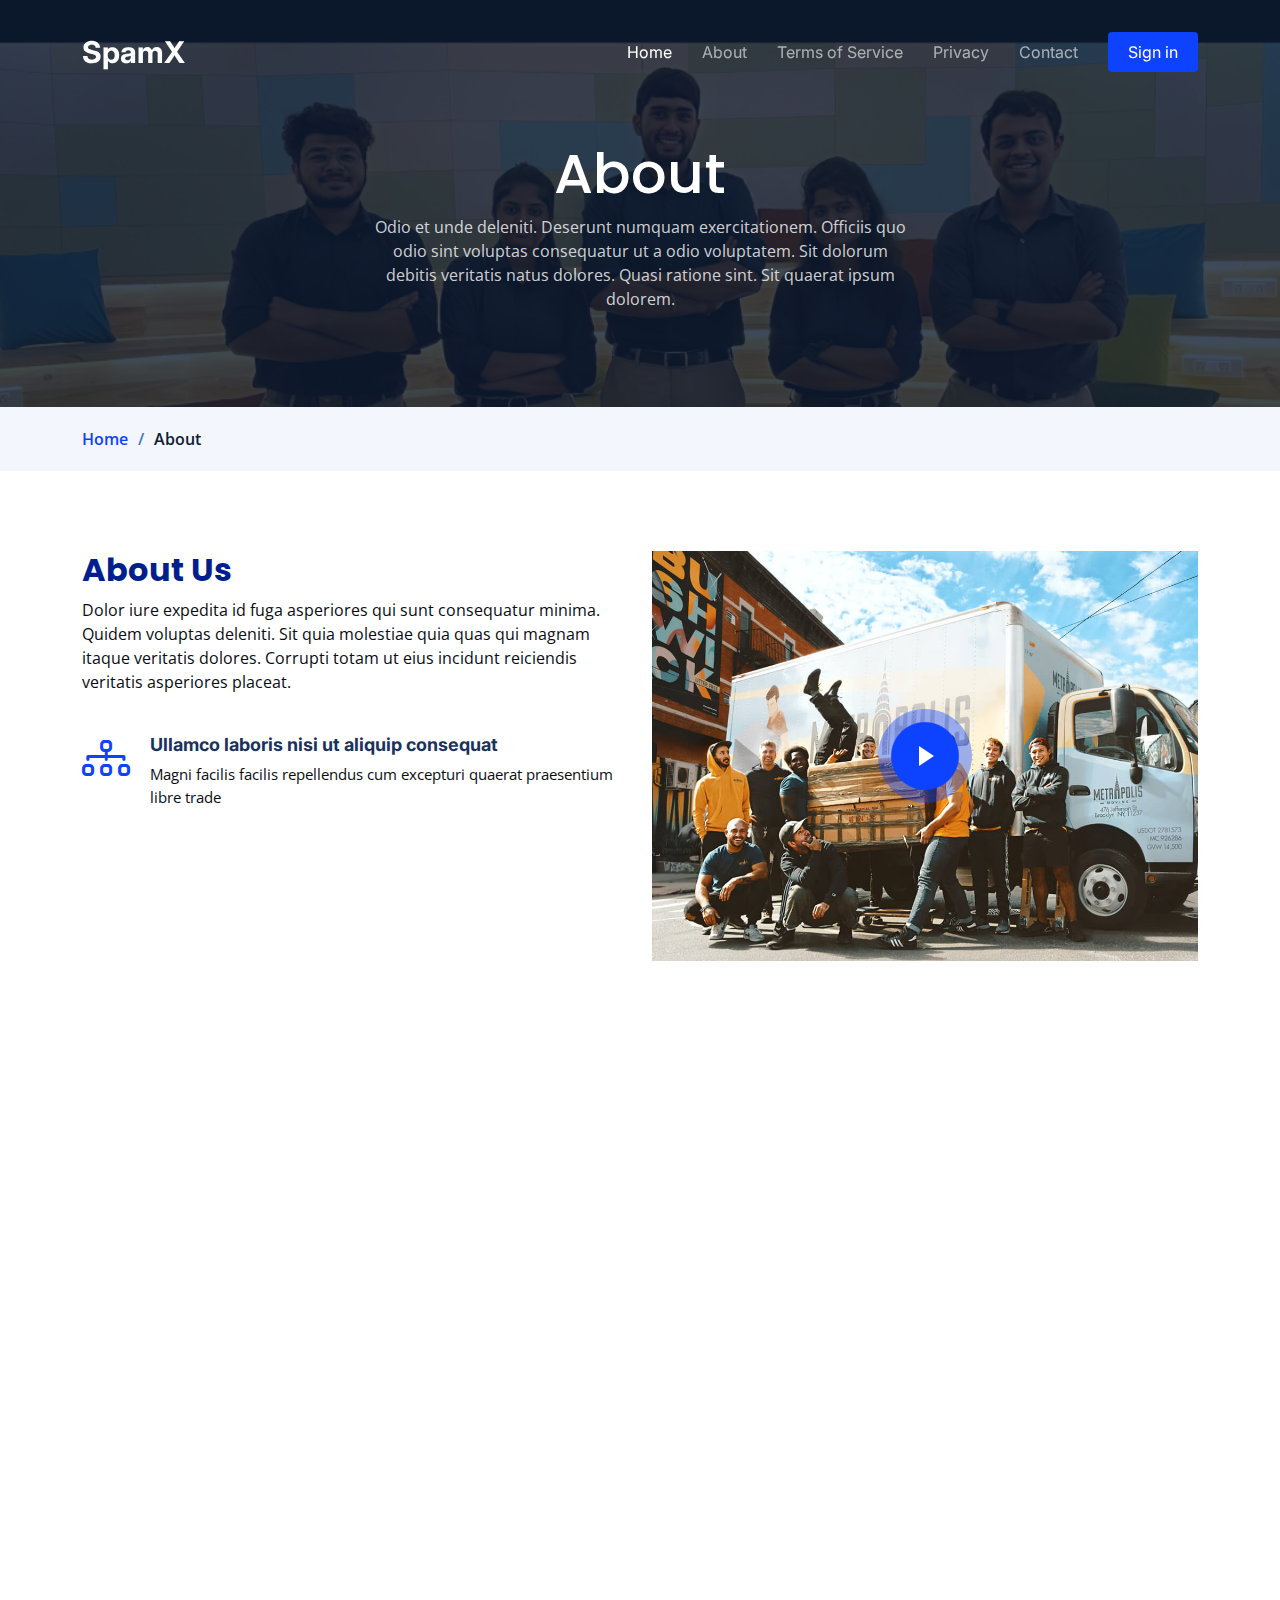
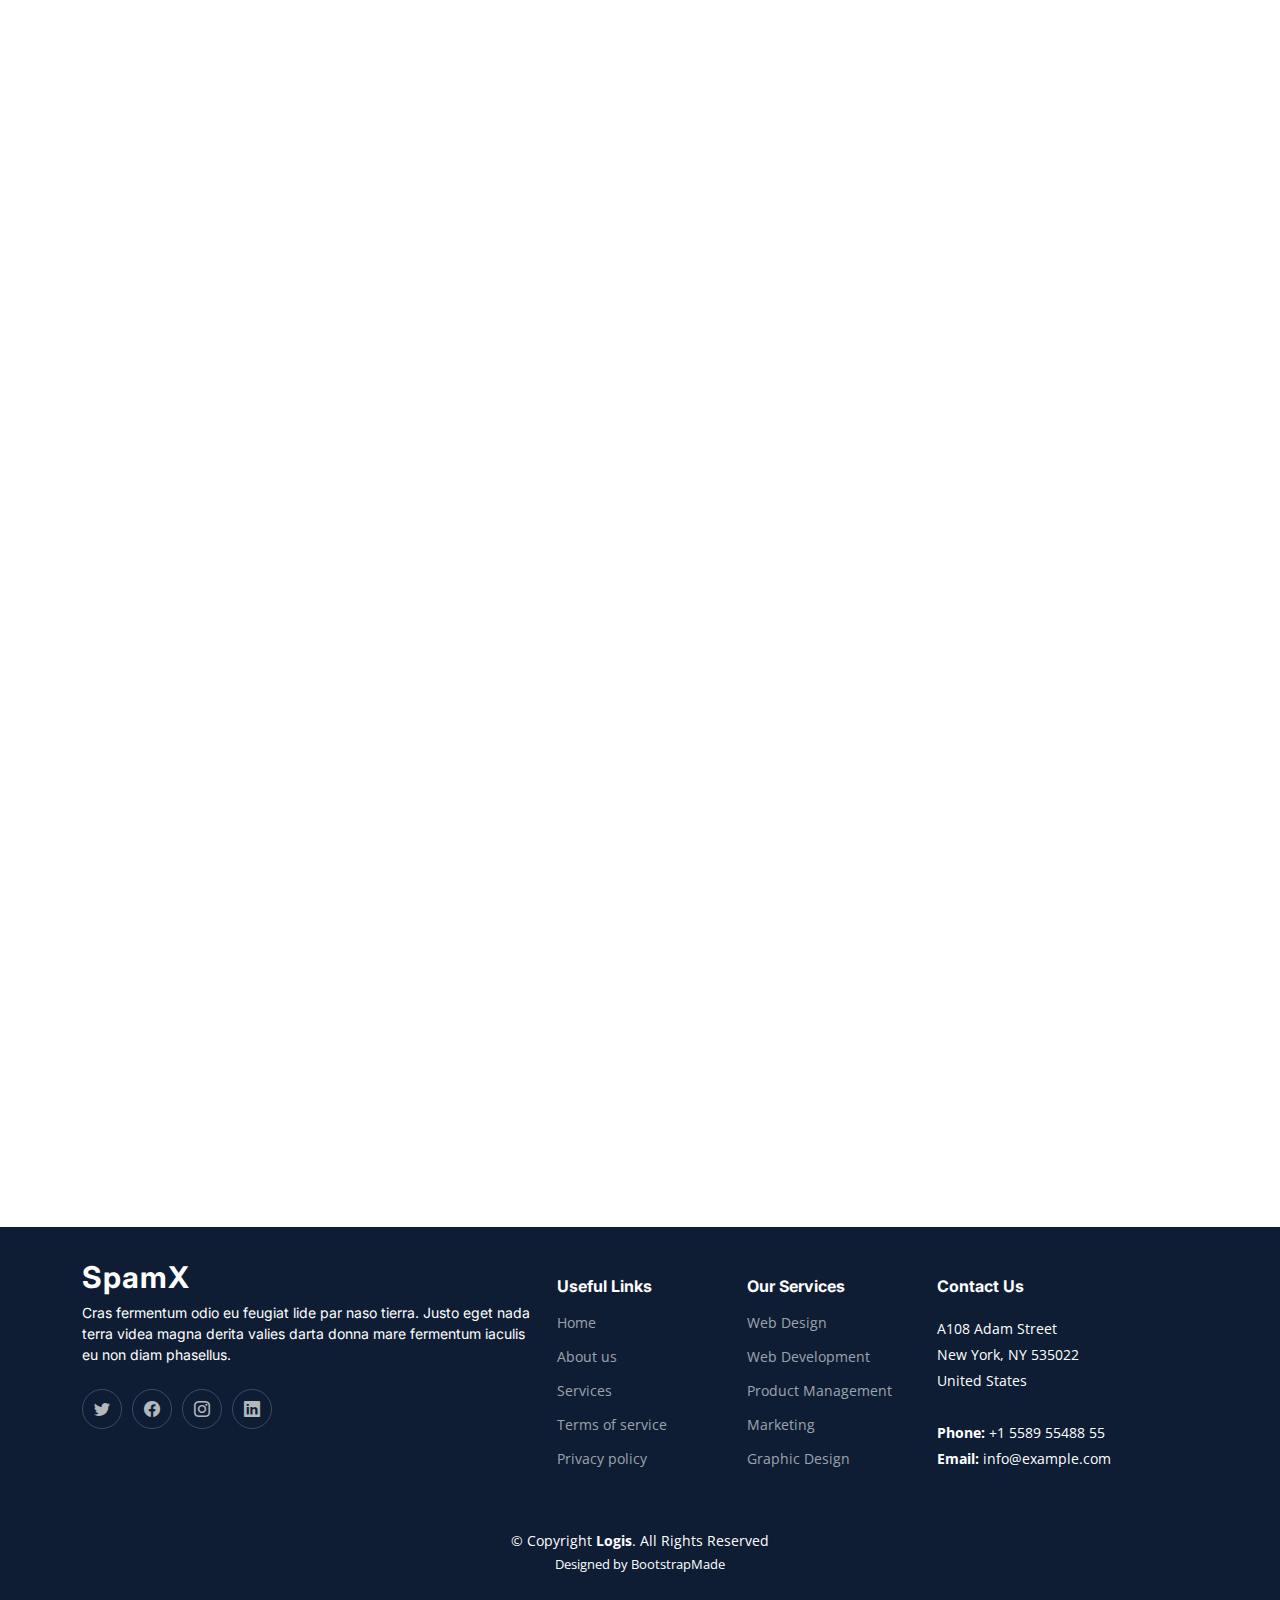
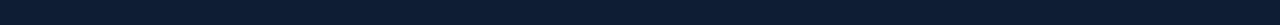
<file: about.html>
<!DOCTYPE html>
<html lang="en">

<head>
  <meta charset="utf-8">
  <meta content="width=device-width, initial-scale=1.0" name="viewport">

  <title>Logis Bootstrap Template - Services</title>
  <meta content="" name="description">
  <meta content="" name="keywords">

  <!-- Favicons -->
  <link href="assets/img/favicon.png" rel="icon">
  <link href="assets/img/apple-touch-icon.png" rel="apple-touch-icon">

  <!-- Google Fonts -->
  <link rel="preconnect" href="https://fonts.googleapis.com">
  <link rel="preconnect" href="https://fonts.gstatic.com" crossorigin>
  <link href="https://fonts.googleapis.com/css2?family=Open+Sans:ital,wght@0,300;0,400;0,500;0,600;0,700;1,300;1,400;1,600;1,700&family=Poppins:ital,wght@0,300;0,400;0,500;0,600;0,700;1,300;1,400;1,500;1,600;1,700&family=Inter:ital,wght@0,300;0,400;0,500;0,600;0,700;1,300;1,400;1,500;1,600;1,700&display=swap" rel="stylesheet">

  <!-- Vendor CSS Files -->
  <link href="assets/vendor/bootstrap/css/bootstrap.min.css" rel="stylesheet">
  <link href="assets/vendor/bootstrap-icons/bootstrap-icons.css" rel="stylesheet">
  <link href="assets/vendor/fontawesome-free/css/all.min.css" rel="stylesheet">
  <link href="assets/vendor/glightbox/css/glightbox.min.css" rel="stylesheet">
  <link href="assets/vendor/swiper/swiper-bundle.min.css" rel="stylesheet">
  <link href="assets/vendor/aos/aos.css" rel="stylesheet">

  <!-- Template Main CSS File -->
  <link href="assets/css/main.css" rel="stylesheet">

  <!-- =======================================================
  * Template Name: Logis
  * Updated: May 30 2023 with Bootstrap v5.3.0
  * Template URL: https://bootstrapmade.com/logis-bootstrap-logistics-website-template/
  * Author: BootstrapMade.com
  * License: https://bootstrapmade.com/license/
  ======================================================== -->
</head>

<body>
<!-- ======= Header ======= -->
<header id="header" class="header d-flex align-items-center fixed-top">
    <div class="container-fluid container-xl d-flex align-items-center justify-content-between">

      <a href="index.html" class="logo d-flex align-items-center">
        <!-- Uncomment the line below if you also wish to use an image logo -->
        <!-- <img src="assets/img/logo.png" alt=""> -->
        <h1>SpamX</h1>
      </a>

      <i class="mobile-nav-toggle mobile-nav-show bi bi-list"></i>
      <i class="mobile-nav-toggle mobile-nav-hide d-none bi bi-x"></i>
      <nav id="navbar" class="navbar">
        <ul>
          <li><a href="index.html" class="active">Home</a></li>
          <li><a href="about.html">About</a></li>
          <li><a href="services.html">Terms of Service</a></li>
          <li><a href="pricing.html">Privacy</a></li>
          <li><a href="contact.html">Contact</a></li>
          <li><a class="get-a-quote" href="get-a-quote.html">Sign in</a></li> <!--Here Sign in is actually get a quote-->
        </ul>
      </nav><!-- .navbar -->

    </div>
  </header><!-- End Header -->
  <!-- End Header -->


  <main id="main">

    <!-- ======= Breadcrumbs ======= -->
    <div class="breadcrumbs">
      <div class="page-header d-flex align-items-center" style="background-image: url('assets/img/arishti team photo 1.png');">
        <div class="container position-relative">
          <div class="row d-flex justify-content-center">
            <div class="col-lg-6 text-center">
              <h2>About</h2>
              <p>Odio et unde deleniti. Deserunt numquam exercitationem. Officiis quo odio sint voluptas consequatur ut a odio voluptatem. Sit dolorum debitis veritatis natus dolores. Quasi ratione sint. Sit quaerat ipsum dolorem.</p>
            </div>
          </div>
        </div>
      </div>
      <nav>
        <div class="container">
          <ol>
            <li><a href="index.html">Home</a></li>
            <li>About</li>
          </ol>
        </div>
      </nav>
    </div><!-- End Breadcrumbs -->

    <!-- ======= About Us Section ======= -->
    <section id="about" class="about">
      <div class="container" data-aos="fade-up">

        <div class="row gy-4">
          <div class="col-lg-6 position-relative align-self-start order-lg-last order-first">
            <img src="assets/img/about.jpg" class="img-fluid" alt="">
            <a href="https://youtu.be/W9D1ErvNZJ0" class="glightbox play-btn"></a>
          </div>
          <div class="col-lg-6 content order-last  order-lg-first">
            <h3>About Us</h3>
            <p>
              Dolor iure expedita id fuga asperiores qui sunt consequatur minima. Quidem voluptas deleniti. Sit quia molestiae quia quas qui magnam itaque veritatis dolores. Corrupti totam ut eius incidunt reiciendis veritatis asperiores placeat.
            </p>
            <ul>
              <li data-aos="fade-up" data-aos-delay="100">
                <i class="bi bi-diagram-3"></i>
                <div>
                  <h5>Ullamco laboris nisi ut aliquip consequat</h5>
                  <p>Magni facilis facilis repellendus cum excepturi quaerat praesentium libre trade</p>
                </div>
              </li>
              <li data-aos="fade-up" data-aos-delay="200">
                <i class="bi bi-fullscreen-exit"></i>
                <div>
                  <h5>Magnam soluta odio exercitationem reprehenderi</h5>
                  <p>Quo totam dolorum at pariatur aut distinctio dolorum laudantium illo direna pasata redi</p>
                </div>
              </li>
              <li data-aos="fade-up" data-aos-delay="300">
                <i class="bi bi-broadcast"></i>
                <div>
                  <h5>Voluptatem et qui exercitationem</h5>
                  <p>Et velit et eos maiores est tempora et quos dolorem autem tempora incidunt maxime veniam</p>
                </div>
              </li>
            </ul>
          </div>
        </div>

      </div>
    </section><!-- End About Us Section -->

    <!-- ======= Stats Counter Section ======= -->
    <section id="stats-counter" class="stats-counter pt-0">
      <div class="container" data-aos="fade-up">

        <div class="row gy-4">

          <div class="col-lg-3 col-md-6">
            <div class="stats-item text-center w-100 h-100">
              <span data-purecounter-start="0" data-purecounter-end="232" data-purecounter-duration="1" class="purecounter"></span>
              <p>Clients</p>
            </div>
          </div><!-- End Stats Item -->

          <div class="col-lg-3 col-md-6">
            <div class="stats-item text-center w-100 h-100">
              <span data-purecounter-start="0" data-purecounter-end="521" data-purecounter-duration="1" class="purecounter"></span>
              <p>Projects</p>
            </div>
          </div><!-- End Stats Item -->

          <div class="col-lg-3 col-md-6">
            <div class="stats-item text-center w-100 h-100">
              <span data-purecounter-start="0" data-purecounter-end="1453" data-purecounter-duration="1" class="purecounter"></span>
              <p>Hours Of Support</p>
            </div>
          </div><!-- End Stats Item -->

          <div class="col-lg-3 col-md-6">
            <div class="stats-item text-center w-100 h-100">
              <span data-purecounter-start="0" data-purecounter-end="32" data-purecounter-duration="1" class="purecounter"></span>
              <p>Workers</p>
            </div>
          </div><!-- End Stats Item -->

        </div>

      </div>
    </section><!-- End Stats Counter Section -->

    <!-- ======= Our Team Section ======= -->
    <section id="team" class="team pt-0">
      <div class="container" data-aos="fade-up">

        <div class="section-header">
          <span>Our Team</span>
          <h2>Our Team</h2>

        </div>

        <div class="row" data-aos="fade-up" data-aos-delay="100">

          <div class="col-lg-4 col-md-6 d-flex">
            <div class="member">
              <img src="assets/img/testimonials/Aman.jpg" 
              class="img-fluid" alt="">
              <div class="member-content">
                <h4>Aman Tiwari</h4>
                <span>Team Leader</span>
                <p>
                  Learn | Teach | Evolve
                  It all starts with you.
                </p>
                <div class="social">
                  <a href=""><i class="bi bi-twitter"></i></a>
                  <a href=""><i class="bi bi-facebook"></i></a>
                  <a href=""><i class="bi bi-instagram"></i></a>
                  <a href="https://www.linkedin.com/in/amantiwari2091"><i class="bi bi-linkedin"></i></a>
                  
                  
                </div>
              </div>
            </div>
          </div><!-- End Team Member -->

          <div class="col-lg-4 col-md-6 d-flex">
            <div class="member">
              <img src="assets/img/team/team-2.jpg" class="img-fluid" alt="">
              <div class="member-content">
                <h4>Rutuja Balpande</h4>
                <span>Designer</span>
                <p>
                  Repellat fugiat adipisci nemo illum nesciunt voluptas repellendus. In architecto rerum rerum temporibus
                </p>
                <div class="social">
                  <a href=""><i class="bi bi-twitter"></i></a>
                  <a href=""><i class="bi bi-facebook"></i></a>
                  <a href=""><i class="bi bi-instagram"></i></a>
                  <a href="https://www.linkedin.com/in/rutuja-balpande-381110250"><i class="bi bi-linkedin"></i></a>
                </div>
              </div>
            </div>
          </div><!-- End Team Member -->

          <div class="col-lg-4 col-md-6 d-flex">
            <div class="member">
              <img src="assets/img/team/team-2.jpg" class="img-fluid" alt="">
              <div class="member-content">
                <h4>Divyam Tembhare</h4>
                <span>Back-End Developer</span>
                <p>
                  Repellat fugiat adipisci nemo illum nesciunt voluptas repellendus. In architecto rerum rerum temporibus
                </p>
                <div class="social">
                  <a href=""><i class="bi bi-twitter"></i></a>
                  <a href=""><i class="bi bi-facebook"></i></a>
                  <a href=""><i class="bi bi-instagram"></i></a>
                  <a href="https://www.linkedin.com/in/divyam-tembhare-993124252"><i class="bi bi-linkedin"></i></a>
                </div>
              </div>
            </div>
          </div><!-- End Team Member -->

          <div class="col-lg-4 col-md-6 d-flex">
            <div class="member">
              <img src="assets/img/team/team-2.jpg" class="img-fluid" alt="">
              <div class="member-content">
                <h4>Sakshi Moharkar</h4>
                <span>Assist Back-End </span>
                <p>
                  Repellat fugiat adipisci nemo illum nesciunt voluptas repellendus. In architecto rerum rerum temporibus
                </p>
                <div class="social">
                  <a href=""><i class="bi bi-twitter"></i></a>
                  <a href=""><i class="bi bi-facebook"></i></a>
                  <a href=""><i class="bi bi-instagram"></i></a>
                  <a href="https://www.linkedin.com/in/sakshi-moharkar-836100252"><i class="bi bi-linkedin"></i></a>
                </div>
              </div>
            </div>
          </div><!-- End Team Member -->

          <div class="col-lg-4 col-md-6 d-flex">
            <div class="member">
              <img src="assets/img/team/team-2.jpg" class="img-fluid" alt="">
              <div class="member-content">
                <h4>Aditya Gandu</h4>
                <span>Assist Back-End</span>
                <p>
                  Repellat fugiat adipisci nemo illum nesciunt voluptas repellendus. In architecto rerum rerum temporibus
                </p>
                <div class="social">
                  <a href=""><i class="bi bi-twitter"></i></a>
                  <a href=""><i class="bi bi-facebook"></i></a>
                  <a href=""><i class="bi bi-instagram"></i></a>
                  <a href="https://www.linkedin.com/in/aditya-mandwekar-05732b251"><i class="bi bi-linkedin"></i></a>
                </div>
              </div>
            </div>
          </div><!-- End Team Member -->

          <div class="col-lg-4 col-md-6 d-flex">
            <div class="member">
              <img src="assets/img/team/team-3.jpg" class="img-fluid" alt="">
              <div class="member-content">
                <h4>Gunjan Thakkar</h4>
                <span>Assist Back-End</span>
                <p>
                  Voluptas necessitatibus occaecati quia. Earum totam consequuntur qui porro et laborum toro des clara
                </p>
                <div class="social">
                  <a href=""><i class="bi bi-twitter"></i></a>
                  <a href=""><i class="bi bi-facebook"></i></a>
                  <a href=""><i class="bi bi-instagram"></i></a>
                  <a href="https://www.linkedin.com/in/gunjan-thakkar-669545244"><i class="bi bi-linkedin"></i></a>
                </div>
              </div>
            </div>
          </div><!-- End Team Member -->

        </div>

      </div>
    </section><!-- End Our Team Section -->

  </main><!-- End #main -->

  <!-- ======= Footer ======= -->
  <footer id="footer" class="footer">

    <div class="container">
      <div class="row gy-4">
        <div class="col-lg-5 col-md-12 footer-info">
          <a href="index.html" class="logo d-flex align-items-center">
            <span>SpamX</span>
          </a>
          <p>Cras fermentum odio eu feugiat lide par naso tierra. Justo eget nada terra videa magna derita valies darta donna mare fermentum iaculis eu non diam phasellus.</p>
          <div class="social-links d-flex mt-4">
            <a href="#" class="twitter"><i class="bi bi-twitter"></i></a>
            <a href="#" class="facebook"><i class="bi bi-facebook"></i></a>
            <a href="#" class="instagram"><i class="bi bi-instagram"></i></a>
            <a href="#" class="linkedin"><i class="bi bi-linkedin"></i></a>
          </div>
        </div>

        <div class="col-lg-2 col-6 footer-links">
          <h4>Useful Links</h4>
          <ul>
            <li><a href="#">Home</a></li>
            <li><a href="#">About us</a></li>
            <li><a href="#">Services</a></li>
            <li><a href="#">Terms of service</a></li>
            <li><a href="#">Privacy policy</a></li>
          </ul>
        </div>

        <div class="col-lg-2 col-6 footer-links">
          <h4>Our Services</h4>
          <ul>
            <li><a href="#">Web Design</a></li>
            <li><a href="#">Web Development</a></li>
            <li><a href="#">Product Management</a></li>
            <li><a href="#">Marketing</a></li>
            <li><a href="#">Graphic Design</a></li>
          </ul>
        </div>

        <div class="col-lg-3 col-md-12 footer-contact text-center text-md-start">
          <h4>Contact Us</h4>
          <p>
            A108 Adam Street <br>
            New York, NY 535022<br>
            United States <br><br>
            <strong>Phone:</strong> +1 5589 55488 55<br>
            <strong>Email:</strong> info@example.com<br>
          </p>

        </div>

      </div>
    </div>

    <div class="container mt-4">
      <div class="copyright">
        &copy; Copyright <strong><span>Logis</span></strong>. All Rights Reserved
      </div>
      <div class="credits">
        <!-- All the links in the footer should remain intact. -->
        <!-- You can delete the links only if you purchased the pro version. -->
        <!-- Licensing information: https://bootstrapmade.com/license/ -->
        <!-- Purchase the pro version with working PHP/AJAX contact form: https://bootstrapmade.com/logis-bootstrap-logistics-website-template/ -->
        Designed by <a href="https://bootstrapmade.com/">BootstrapMade</a>
      </div>
    </div>

  </footer><!-- End Footer -->
  <!-- End Footer -->

  <a href="#" class="scroll-top d-flex align-items-center justify-content-center"><i class="bi bi-arrow-up-short"></i></a>

  <div id="preloader"></div>

  <!-- Vendor JS Files -->
  <script src="assets/vendor/bootstrap/js/bootstrap.bundle.min.js"></script>
  <script src="assets/vendor/purecounter/purecounter_vanilla.js"></script>
  <script src="assets/vendor/glightbox/js/glightbox.min.js"></script>
  <script src="assets/vendor/swiper/swiper-bundle.min.js"></script>
  <script src="assets/vendor/aos/aos.js"></script>
  <script src="assets/vendor/php-email-form/validate.js"></script>

  <!-- Template Main JS File -->
  <script src="assets/js/main.js"></script>

</body>

</html>
</file>
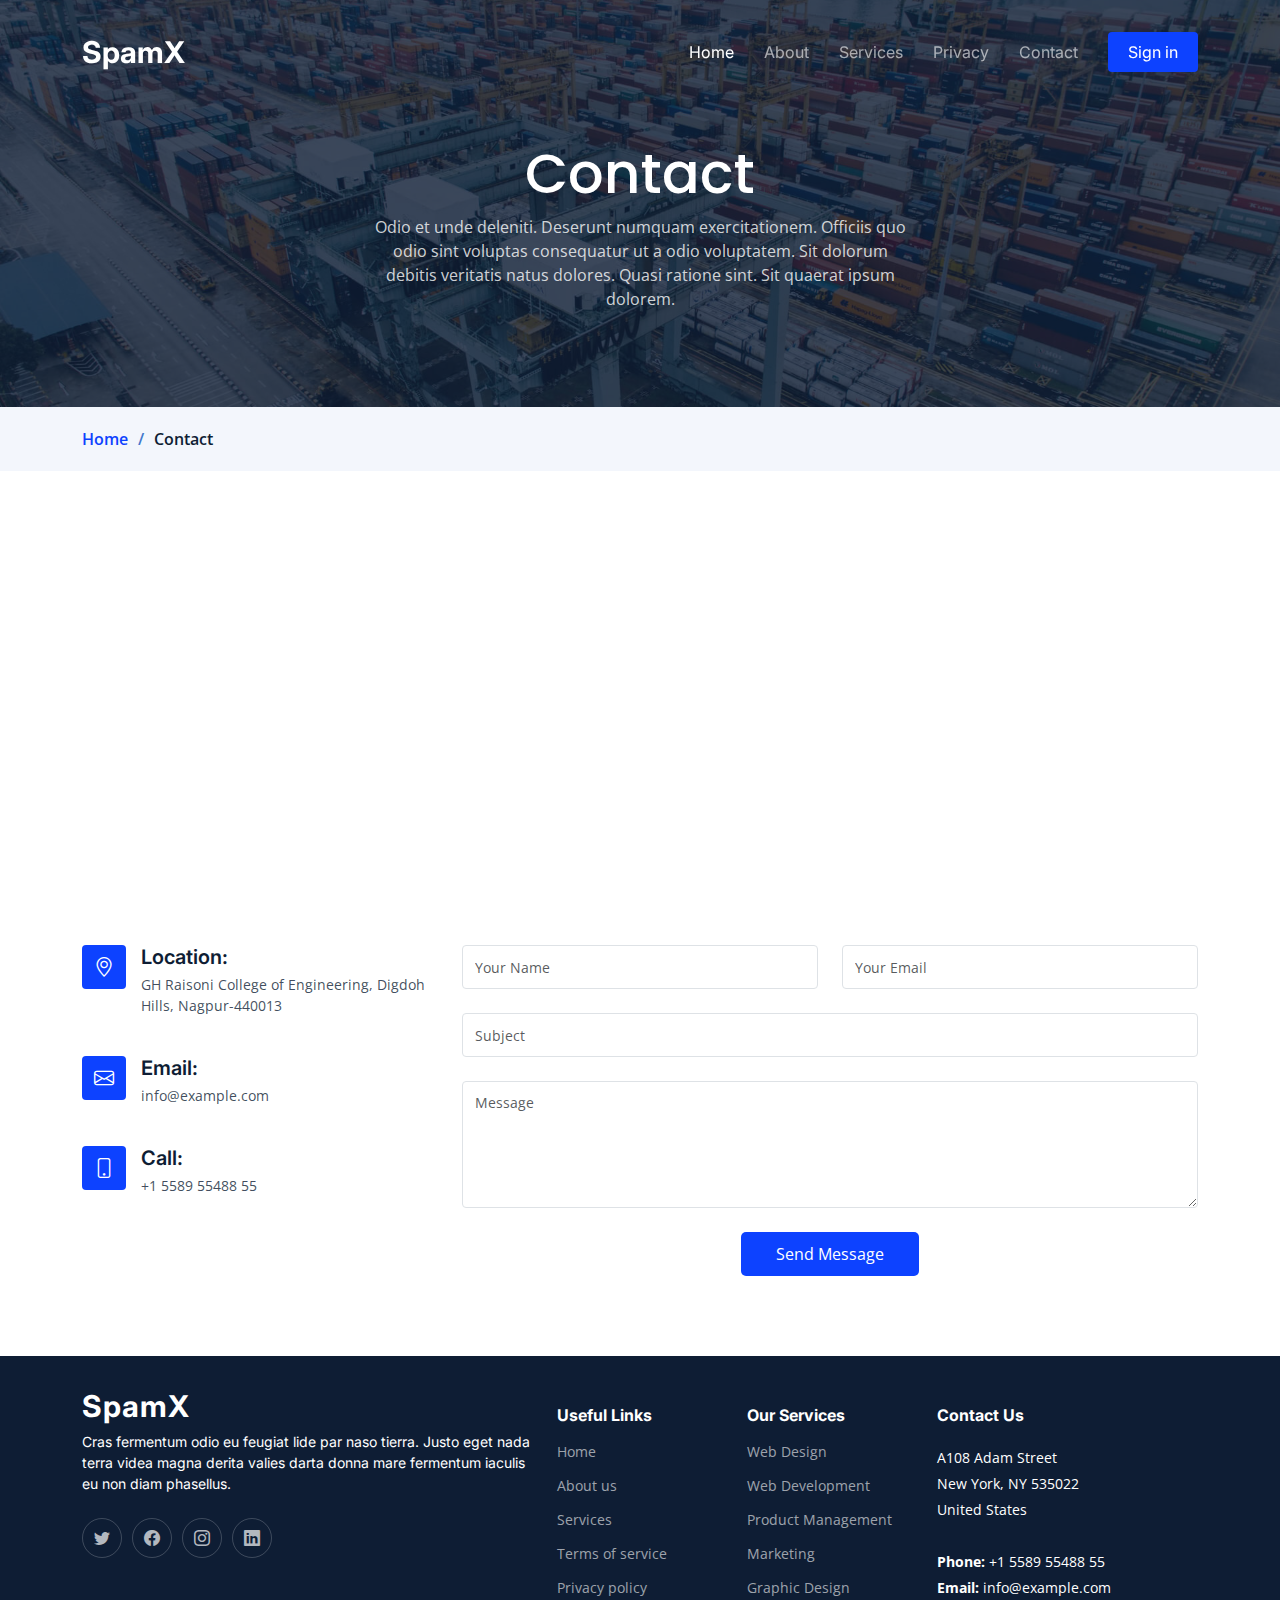
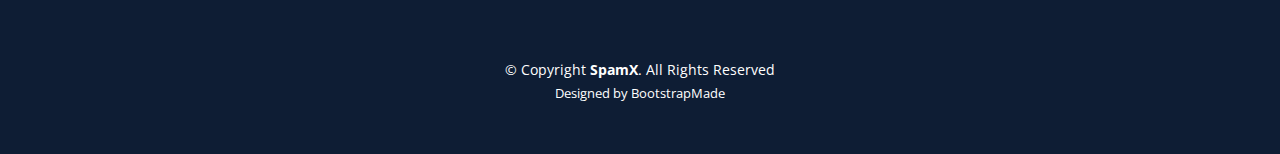
<file: contact.html>
<!DOCTYPE html>
<html lang="en">

<head>
  <meta charset="utf-8">
  <meta content="width=device-width, initial-scale=1.0" name="viewport">

  <title>Spam Alert System - A Project by Team Arishti</title>
  <meta content="" name="description">
  <meta content="" name="keywords">

  <!-- Favicons -->
  <link href="assets/img/favicon.png" rel="icon">
  <link href="assets/img/apple-touch-icon.png" rel="apple-touch-icon">

  <!-- Google Fonts -->
  <link rel="preconnect" href="https://fonts.googleapis.com">
  <link rel="preconnect" href="https://fonts.gstatic.com" crossorigin>
  <link href="https://fonts.googleapis.com/css2?family=Open+Sans:ital,wght@0,300;0,400;0,500;0,600;0,700;1,300;1,400;1,600;1,700&family=Poppins:ital,wght@0,300;0,400;0,500;0,600;0,700;1,300;1,400;1,500;1,600;1,700&family=Inter:ital,wght@0,300;0,400;0,500;0,600;0,700;1,300;1,400;1,500;1,600;1,700&display=swap" rel="stylesheet">

  <!-- Vendor CSS Files -->
  <link href="assets/vendor/bootstrap/css/bootstrap.min.css" rel="stylesheet">
  <link href="assets/vendor/bootstrap-icons/bootstrap-icons.css" rel="stylesheet">
  <link href="assets/vendor/fontawesome-free/css/all.min.css" rel="stylesheet">
  <link href="assets/vendor/glightbox/css/glightbox.min.css" rel="stylesheet">
  <link href="assets/vendor/swiper/swiper-bundle.min.css" rel="stylesheet">
  <link href="assets/vendor/aos/aos.css" rel="stylesheet">

  <!-- Template Main CSS File -->
  <link href="assets/css/main.css" rel="stylesheet">

  <!-- =======================================================
  * Template Name: SpamX
  * Updated: May 30 2023 with Bootstrap v5.3.0
  * Template URL: https://bootstrapmade.com/SpamX-bootstrap-SpamXtics-website-template/
  * Author: BootstrapMade.com
  * License: https://bootstrapmade.com/license/
  ======================================================== -->
</head>

<body>

  <!-- ======= Header ======= -->
  <header id="header" class="header d-flex align-items-center fixed-top">
    <div class="container-fluid container-xl d-flex align-items-center justify-content-between">

      <a href="index.html" class="logo d-flex align-items-center">
        <!-- Uncomment the line below if you also wish to use an image logo -->
        <!-- <img src="assets/img/logo.png" alt=""> -->
        <h1>SpamX</h1>
      </a>

      <i class="mobile-nav-toggle mobile-nav-show bi bi-list"></i>
      <i class="mobile-nav-toggle mobile-nav-hide d-none bi bi-x"></i>
      <nav id="navbar" class="navbar">
        <ul>
          <li><a href="index.html" class="active">Home</a></li>
          <li><a href="about.html">About</a></li>
          <li><a href="services.html">Services</a></li>
          <li><a href="pricing.html">Privacy</a></li>
          <li><a href="contact.html">Contact</a></li>
          <li><a class="get-a-quote" href="get-a-quote.html">Sign in</a></li> <!--Here Sign in is actually get a quote-->
        </ul>
      </nav><!-- .navbar -->

    </div>
  </header><!-- End Header -->
  <!-- End Header -->

  <main id="main">

    <!-- ======= Breadcrumbs ======= -->
    <div class="breadcrumbs">
      <div class="page-header d-flex align-items-center" style="background-image: url('assets/img/page-header.jpg');">
        <div class="container position-relative">
          <div class="row d-flex justify-content-center">
            <div class="col-lg-6 text-center">
              <h2>Contact</h2>
              <p>Odio et unde deleniti. Deserunt numquam exercitationem. Officiis quo odio sint voluptas consequatur ut a odio voluptatem. Sit dolorum debitis veritatis natus dolores. Quasi ratione sint. Sit quaerat ipsum dolorem.</p>
            </div>
          </div>
        </div>
      </div>
      <nav>
        <div class="container">
          <ol>
            <li><a href="index.html">Home</a></li>
            <li>Contact</li>
          </ol>
        </div>
      </nav>
    </div><!-- End Breadcrumbs -->

    <!-- ======= Contact Section ======= -->
    <section id="contact" class="contact">
      <div class="container" data-aos="fade-up">

        <div>
          <iframe style="border:0; width: 100%; height: 340px;" src="https://www.google.com/maps/embed?pb=!1m18!1m12!1m3!1d3722.1835203917713!2d79.00091537493127!3d21.10524838056332!2m3!1f0!2f0!3f0!3m2!1i1024!2i768!4f13.1!3m3!1m2!1s0x3bd4954f412ca411%3A0x4fd4cb2d05b49c7d!2sG.%20H.%20Raisoni%20College%20of%20Engineering!5e0!3m2!1sen!2sus!4v1686064742527!5m2!1sen!2sus" frameborder="0" allowfullscreen></iframe>        </div><!-- End Google Maps -->

        <div class="row gy-4 mt-4">

          <div class="col-lg-4">

            <div class="info-item d-flex">
              <i class="bi bi-geo-alt flex-shrink-0"></i>
              <div>
                <h4>Location:</h4>
                <p>GH Raisoni College of Engineering, Digdoh Hills, Nagpur-440013</p>
              </div>
            </div><!-- End Info Item -->

            <div class="info-item d-flex">
              <i class="bi bi-envelope flex-shrink-0"></i>
              <div>
                <h4>Email:</h4>
                <p>info@example.com</p>
              </div>
            </div><!-- End Info Item -->

            <div class="info-item d-flex">
              <i class="bi bi-phone flex-shrink-0"></i>
              <div>
                <h4>Call:</h4>
                <p>+1 5589 55488 55</p>
              </div>
            </div><!-- End Info Item -->

          </div>

          <div class="col-lg-8">
            <form action="forms/contact.php" method="post" role="form" class="php-email-form">
              <div class="row">
                <div class="col-md-6 form-group">
                  <input type="text" name="name" class="form-control" id="name" placeholder="Your Name" required>
                </div>
                <div class="col-md-6 form-group mt-3 mt-md-0">
                  <input type="email" class="form-control" name="email" id="email" placeholder="Your Email" required>
                </div>
              </div>
              <div class="form-group mt-3">
                <input type="text" class="form-control" name="subject" id="subject" placeholder="Subject" required>
              </div>
              <div class="form-group mt-3">
                <textarea class="form-control" name="message" rows="5" placeholder="Message" required></textarea>
              </div>
              <div class="my-3">
                <div class="loading">Loading</div>
                <div class="error-message"></div>
                <div class="sent-message">Your message has been sent. Thank you!</div>
              </div>
              <div class="text-center"><button type="submit">Send Message</button></div>
            </form>
          </div><!-- End Contact Form -->

        </div>

      </div>
    </section><!-- End Contact Section -->

  </main><!-- End #main -->

  <!-- ======= Footer ======= -->
  <footer id="footer" class="footer">

    <div class="container">
      <div class="row gy-4">
        <div class="col-lg-5 col-md-12 footer-info">
          <a href="index.html" class="logo d-flex align-items-center">
            <span>SpamX</span>
          </a>
          <p>Cras fermentum odio eu feugiat lide par naso tierra. Justo eget nada terra videa magna derita valies darta donna mare fermentum iaculis eu non diam phasellus.</p>
          <div class="social-links d-flex mt-4">
            <a href="#" class="twitter"><i class="bi bi-twitter"></i></a>
            <a href="#" class="facebook"><i class="bi bi-facebook"></i></a>
            <a href="#" class="instagram"><i class="bi bi-instagram"></i></a>
            <a href="#" class="linkedin"><i class="bi bi-linkedin"></i></a>
          </div>
        </div>

        <div class="col-lg-2 col-6 footer-links">
          <h4>Useful Links</h4>
          <ul>
            <li><a href="#">Home</a></li>
            <li><a href="#">About us</a></li>
            <li><a href="#">Services</a></li>
            <li><a href="#">Terms of service</a></li>
            <li><a href="#">Privacy policy</a></li>
          </ul>
        </div>

        <div class="col-lg-2 col-6 footer-links">
          <h4>Our Services</h4>
          <ul>
            <li><a href="#">Web Design</a></li>
            <li><a href="#">Web Development</a></li>
            <li><a href="#">Product Management</a></li>
            <li><a href="#">Marketing</a></li>
            <li><a href="#">Graphic Design</a></li>
          </ul>
        </div>

        <div class="col-lg-3 col-md-12 footer-contact text-center text-md-start">
          <h4>Contact Us</h4>
          <p>
            A108 Adam Street <br>
            New York, NY 535022<br>
            United States <br><br>
            <strong>Phone:</strong> +1 5589 55488 55<br>
            <strong>Email:</strong> info@example.com<br>
          </p>

        </div>

      </div>
    </div>

    <div class="container mt-4">
      <div class="copyright">
        &copy; Copyright <strong><span>SpamX</span></strong>. All Rights Reserved
      </div>
      <div class="credits">
        <!-- All the links in the footer should remain intact. -->
        <!-- You can delete the links only if you purchased the pro version. -->
        <!-- Licensing information: https://bootstrapmade.com/license/ -->
        <!-- Purchase the pro version with working PHP/AJAX contact form: https://bootstrapmade.com/SpamX-bootstrap-SpamXtics-website-template/ -->
        Designed by <a href="https://bootstrapmade.com/">BootstrapMade</a>
      </div>
    </div>

  </footer><!-- End Footer -->
  <!-- End Footer -->

  <a href="#" class="scroll-top d-flex align-items-center justify-content-center"><i class="bi bi-arrow-up-short"></i></a>

  <div id="preloader"></div>

  <!-- Vendor JS Files -->
  <script src="assets/vendor/bootstrap/js/bootstrap.bundle.min.js"></script>
  <script src="assets/vendor/purecounter/purecounter_vanilla.js"></script>
  <script src="assets/vendor/glightbox/js/glightbox.min.js"></script>
  <script src="assets/vendor/swiper/swiper-bundle.min.js"></script>
  <script src="assets/vendor/aos/aos.js"></script>
  <script src="assets/vendor/php-email-form/validate.js"></script>

  <!-- Template Main JS File -->
  <script src="assets/js/main.js"></script>

</body>

</html>
</file>
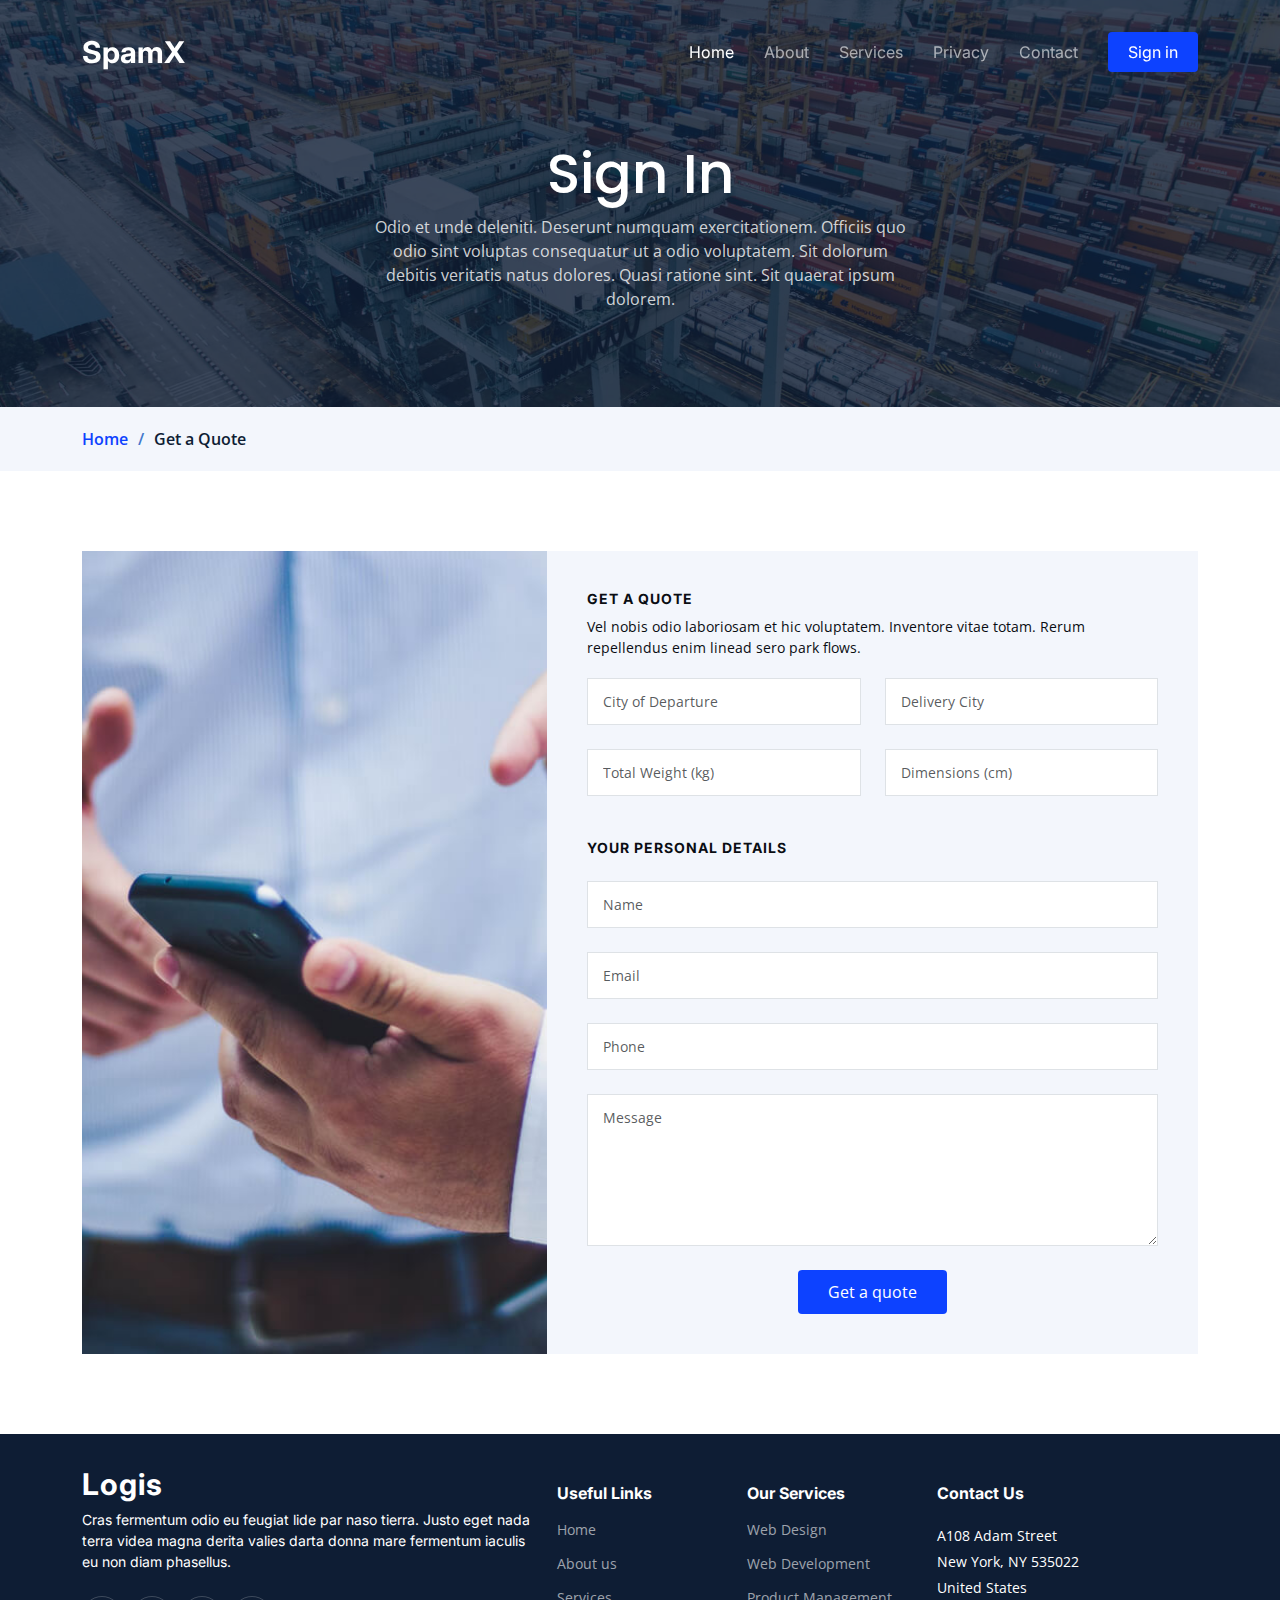
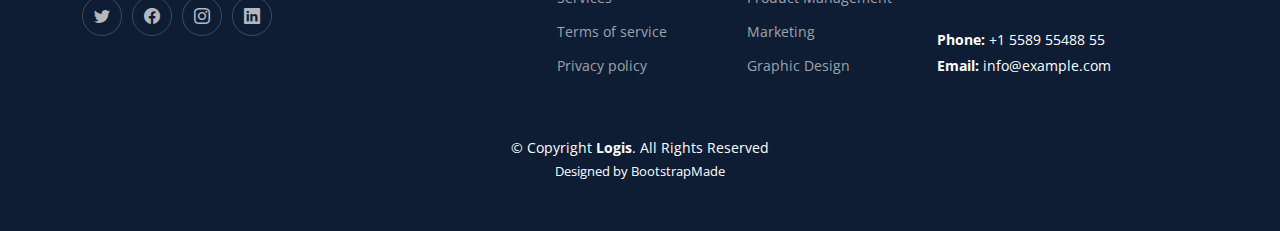
<file: get-a-quote.html>
<!DOCTYPE html>
<html lang="en">

<head>
  <meta charset="utf-8">
  <meta content="width=device-width, initial-scale=1.0" name="viewport">

  <title>Spam Alert System - A Project by Team Arishti</title>
  <meta content="" name="description">
  <meta content="" name="keywords">

  <!-- Favicons -->
  <link href="assets/img/favicon.png" rel="icon">
  <link href="assets/img/apple-touch-icon.png" rel="apple-touch-icon">

  <!-- Google Fonts -->
  <link rel="preconnect" href="https://fonts.googleapis.com">
  <link rel="preconnect" href="https://fonts.gstatic.com" crossorigin>
  <link href="https://fonts.googleapis.com/css2?family=Open+Sans:ital,wght@0,300;0,400;0,500;0,600;0,700;1,300;1,400;1,600;1,700&family=Poppins:ital,wght@0,300;0,400;0,500;0,600;0,700;1,300;1,400;1,500;1,600;1,700&family=Inter:ital,wght@0,300;0,400;0,500;0,600;0,700;1,300;1,400;1,500;1,600;1,700&display=swap" rel="stylesheet">

  <!-- Vendor CSS Files -->
  <link href="assets/vendor/bootstrap/css/bootstrap.min.css" rel="stylesheet">
  <link href="assets/vendor/bootstrap-icons/bootstrap-icons.css" rel="stylesheet">
  <link href="assets/vendor/fontawesome-free/css/all.min.css" rel="stylesheet">
  <link href="assets/vendor/glightbox/css/glightbox.min.css" rel="stylesheet">
  <link href="assets/vendor/swiper/swiper-bundle.min.css" rel="stylesheet">
  <link href="assets/vendor/aos/aos.css" rel="stylesheet">

  <!-- Template Main CSS File -->
  <link href="assets/css/main.css" rel="stylesheet">

  <!-- =======================================================
  * Template Name: Logis
  * Updated: May 30 2023 with Bootstrap v5.3.0
  * Template URL: https://bootstrapmade.com/SpamX-bootstrap-SpamXtics-website-template/
  * Author: BootstrapMade.com
  * License: https://bootstrapmade.com/license/
  ======================================================== -->
</head>

<body>

  <!-- ======= Header ======= -->
  <header id="header" class="header d-flex align-items-center fixed-top">
    <div class="container-fluid container-xl d-flex align-items-center justify-content-between">

      <a href="index.html" class="logo d-flex align-items-center">
        <!-- Uncomment the line below if you also wish to use an image logo -->
        <!-- <img src="assets/img/logo.png" alt=""> -->
        <h1>SpamX</h1>
      </a>

      <i class="mobile-nav-toggle mobile-nav-show bi bi-list"></i>
      <i class="mobile-nav-toggle mobile-nav-hide d-none bi bi-x"></i>
      <nav id="navbar" class="navbar">
        <ul>
          <li><a href="index.html" class="active">Home</a></li>
          <li><a href="about.html">About</a></li>
          <li><a href="services.html">Services</a></li>
          <li><a href="pricing.html">Privacy</a></li>
          <li><a href="contact.html">Contact</a></li>
          <li><a class="get-a-quote" href="get-a-quote.html">Sign in</a></li> <!--Here Sign in is actually get a quote-->
        </ul>
      </nav><!-- .navbar -->

    </div>
  </header><!-- End Header -->
  <!-- End Header -->
  <main id="main">

    <!-- ======= Breadcrumbs ======= -->
    <div class="breadcrumbs">
      <div class="page-header d-flex align-items-center" style="background-image: url('assets/img/page-header.jpg');">
        <div class="container position-relative">
          <div class="row d-flex justify-content-center">
            <div class="col-lg-6 text-center">
              <h2>Sign In</h2>
              <p>Odio et unde deleniti. Deserunt numquam exercitationem. Officiis quo odio sint voluptas consequatur ut a odio voluptatem. Sit dolorum debitis veritatis natus dolores. Quasi ratione sint. Sit quaerat ipsum dolorem.</p>
            </div>
          </div>
        </div>
      </div>
      <nav>
        <div class="container">
          <ol>
            <li><a href="index.html">Home</a></li>
            <li>Get a Quote</li>
          </ol>
        </div>
      </nav>
    </div><!-- End Breadcrumbs -->

    <!-- ======= Get a Quote Section ======= -->
    <section id="get-a-quote" class="get-a-quote">
      <div class="container" data-aos="fade-up">

        <div class="row g-0">

          <div class="col-lg-5 quote-bg" style="background-image: url(assets/img/quote-bg.jpg);"></div>

          <div class="col-lg-7">
            <form action="forms/quote.php" method="post" class="php-email-form">
              <h3>Get a quote</h3>
              <p>Vel nobis odio laboriosam et hic voluptatem. Inventore vitae totam. Rerum repellendus enim linead sero park flows.</p>
              <div class="row gy-4">

                <div class="col-md-6">
                  <input type="text" name="departure" class="form-control" placeholder="City of Departure" required>
                </div>

                <div class="col-md-6">
                  <input type="text" name="delivery" class="form-control" placeholder="Delivery City" required>
                </div>

                <div class="col-md-6">
                  <input type="text" name="weight" class="form-control" placeholder="Total Weight (kg)" required>
                </div>

                <div class="col-md-6">
                  <input type="text" name="dimensions" class="form-control" placeholder="Dimensions (cm)" required>
                </div>

                <div class="col-lg-12">
                  <h4>Your Personal Details</h4>
                </div>

                <div class="col-md-12">
                  <input type="text" name="name" class="form-control" placeholder="Name" required>
                </div>

                <div class="col-md-12 ">
                  <input type="email" class="form-control" name="email" placeholder="Email" required>
                </div>

                <div class="col-md-12">
                  <input type="text" class="form-control" name="phone" placeholder="Phone" required>
                </div>

                <div class="col-md-12">
                  <textarea class="form-control" name="message" rows="6" placeholder="Message" required></textarea>
                </div>

                <div class="col-md-12 text-center">
                  <div class="loading">Loading</div>
                  <div class="error-message"></div>
                  <div class="sent-message">Your quote request has been sent successfully. Thank you!</div>

                  <button type="submit">Get a quote</button>
                </div>

              </div>
            </form>
          </div><!-- End Quote Form -->

        </div>

      </div>
    </section><!-- End Get a Quote Section -->

  </main><!-- End #main -->

  <!-- ======= Footer ======= -->
  <footer id="footer" class="footer">

    <div class="container">
      <div class="row gy-4">
        <div class="col-lg-5 col-md-12 footer-info">
          <a href="index.html" class="logo d-flex align-items-center">
            <span>Logis</span>
          </a>
          <p>Cras fermentum odio eu feugiat lide par naso tierra. Justo eget nada terra videa magna derita valies darta donna mare fermentum iaculis eu non diam phasellus.</p>
          <div class="social-links d-flex mt-4">
            <a href="#" class="twitter"><i class="bi bi-twitter"></i></a>
            <a href="#" class="facebook"><i class="bi bi-facebook"></i></a>
            <a href="#" class="instagram"><i class="bi bi-instagram"></i></a>
            <a href="#" class="linkedin"><i class="bi bi-linkedin"></i></a>
          </div>
        </div>

        <div class="col-lg-2 col-6 footer-links">
          <h4>Useful Links</h4>
          <ul>
            <li><a href="#">Home</a></li>
            <li><a href="#">About us</a></li>
            <li><a href="#">Services</a></li>
            <li><a href="#">Terms of service</a></li>
            <li><a href="#">Privacy policy</a></li>
          </ul>
        </div>

        <div class="col-lg-2 col-6 footer-links">
          <h4>Our Services</h4>
          <ul>
            <li><a href="#">Web Design</a></li>
            <li><a href="#">Web Development</a></li>
            <li><a href="#">Product Management</a></li>
            <li><a href="#">Marketing</a></li>
            <li><a href="#">Graphic Design</a></li>
          </ul>
        </div>

        <div class="col-lg-3 col-md-12 footer-contact text-center text-md-start">
          <h4>Contact Us</h4>
          <p>
            A108 Adam Street <br>
            New York, NY 535022<br>
            United States <br><br>
            <strong>Phone:</strong> +1 5589 55488 55<br>
            <strong>Email:</strong> info@example.com<br>
          </p>

        </div>

      </div>
    </div>

    <div class="container mt-4">
      <div class="copyright">
        &copy; Copyright <strong><span>Logis</span></strong>. All Rights Reserved
      </div>
      <div class="credits">
        <!-- All the links in the footer should remain intact. -->
        <!-- You can delete the links only if you purchased the pro version. -->
        <!-- Licensing information: https://bootstrapmade.com/license/ -->
        <!-- Purchase the pro version with working PHP/AJAX contact form: https://bootstrapmade.com/SpamX-bootstrap-SpamXtics-website-template/ -->
        Designed by <a href="https://bootstrapmade.com/">BootstrapMade</a>
      </div>
    </div>

  </footer><!-- End Footer -->
  <!-- End Footer -->

  <a href="#" class="scroll-top d-flex align-items-center justify-content-center"><i class="bi bi-arrow-up-short"></i></a>

  <div id="preloader"></div>

  <!-- Vendor JS Files -->
  <script src="assets/vendor/bootstrap/js/bootstrap.bundle.min.js"></script>
  <script src="assets/vendor/purecounter/purecounter_vanilla.js"></script>
  <script src="assets/vendor/glightbox/js/glightbox.min.js"></script>
  <script src="assets/vendor/swiper/swiper-bundle.min.js"></script>
  <script src="assets/vendor/aos/aos.js"></script>
  <script src="assets/vendor/php-email-form/validate.js"></script>

  <!-- Template Main JS File -->
  <script src="assets/js/main.js"></script>

</body>

</html>
</file>
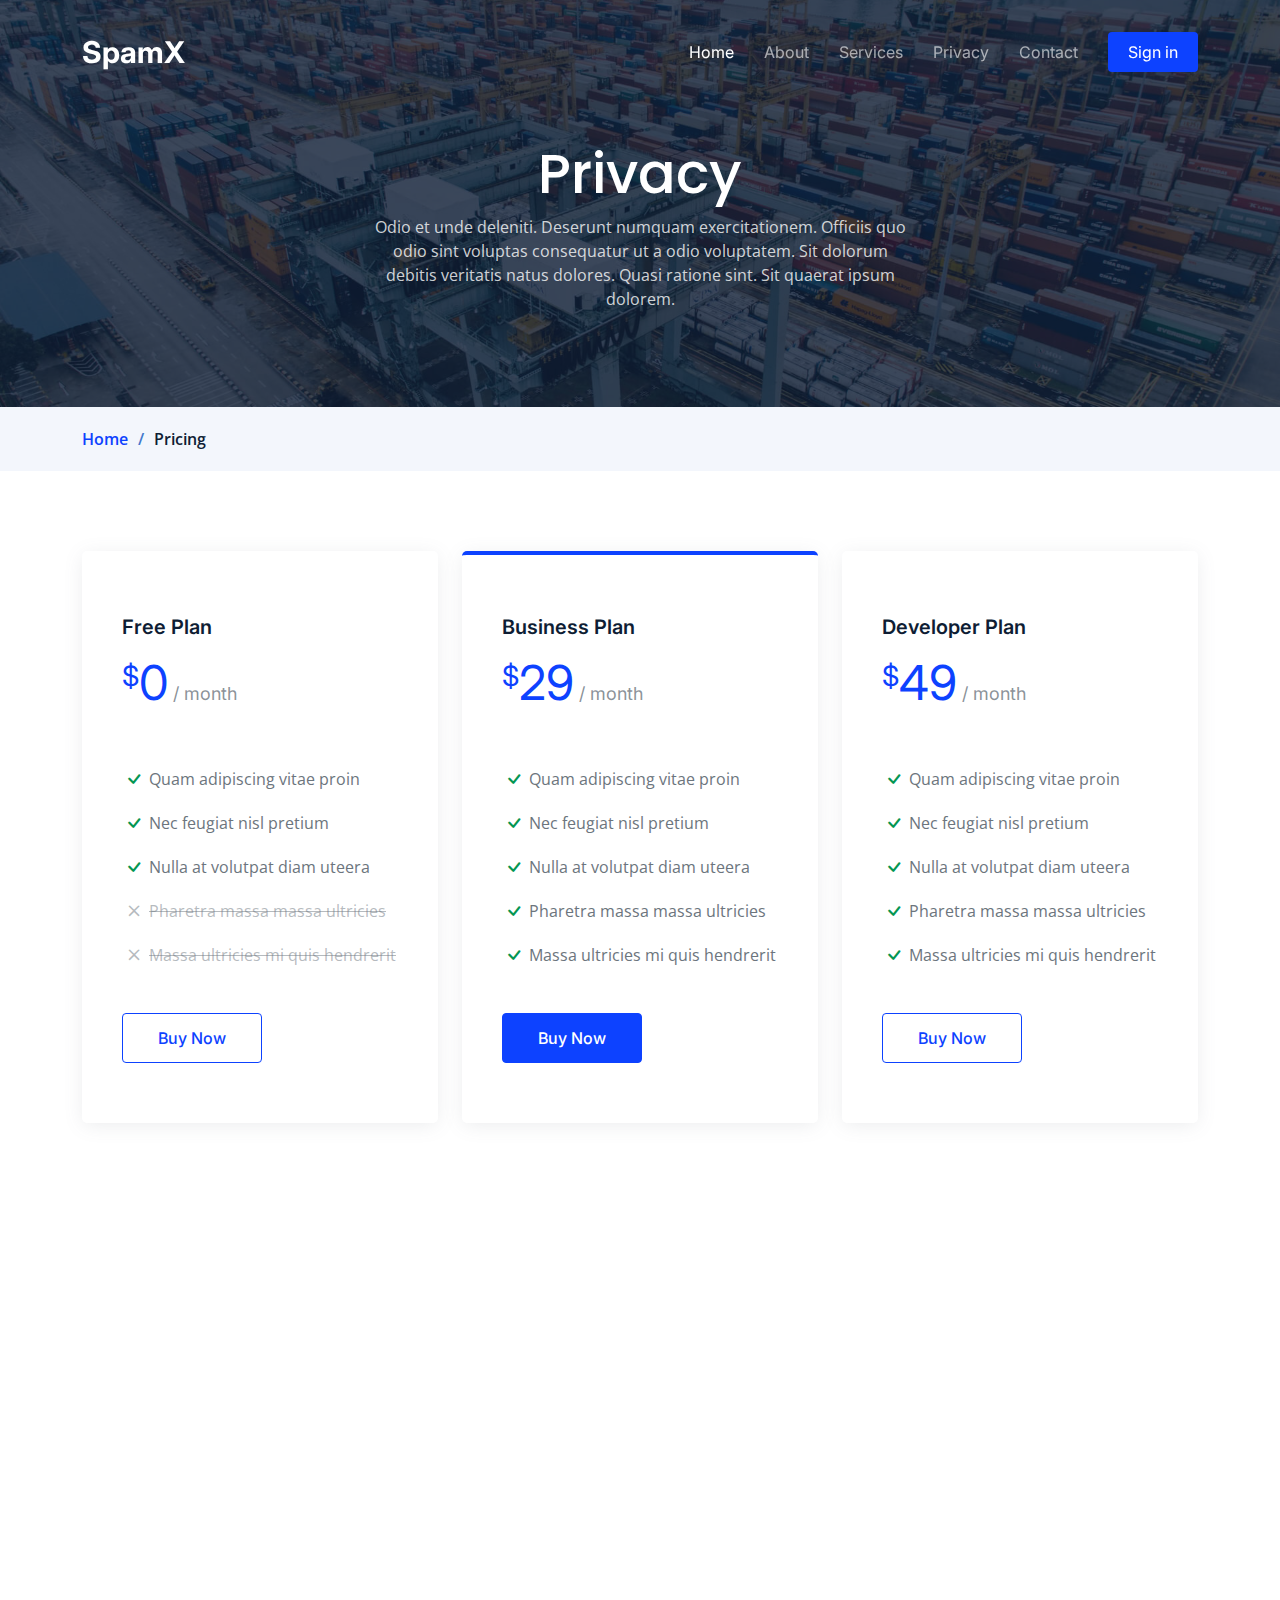
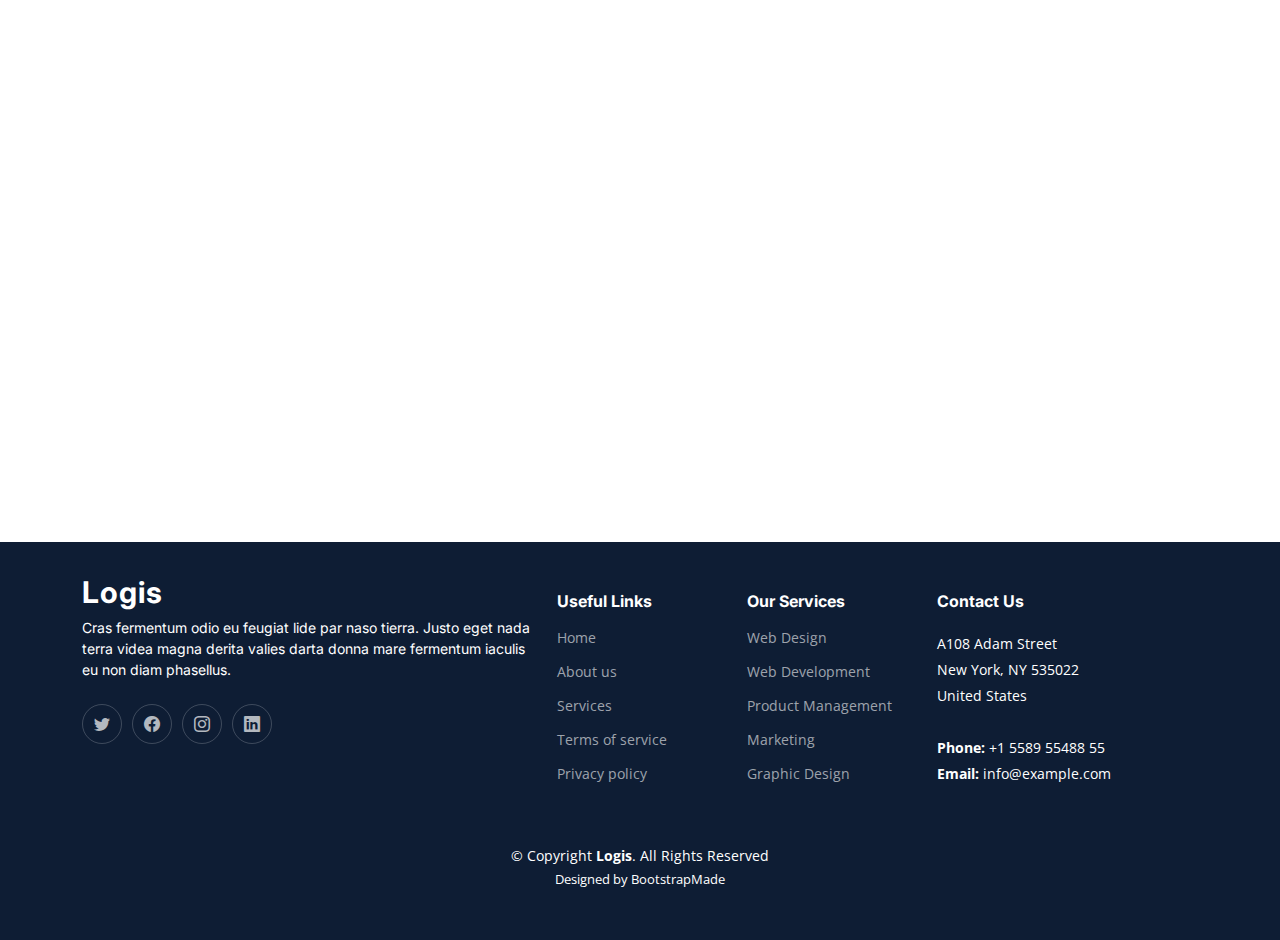
<file: pricing.html>
<!DOCTYPE html>
<html lang="en">

<head>
  <meta charset="utf-8">
  <meta content="width=device-width, initial-scale=1.0" name="viewport">

  <title>Logis Bootstrap Template - Services</title>
  <meta content="" name="description">
  <meta content="" name="keywords">

  <!-- Favicons -->
  <link href="assets/img/favicon.png" rel="icon">
  <link href="assets/img/apple-touch-icon.png" rel="apple-touch-icon">

  <!-- Google Fonts -->
  <link rel="preconnect" href="https://fonts.googleapis.com">
  <link rel="preconnect" href="https://fonts.gstatic.com" crossorigin>
  <link href="https://fonts.googleapis.com/css2?family=Open+Sans:ital,wght@0,300;0,400;0,500;0,600;0,700;1,300;1,400;1,600;1,700&family=Poppins:ital,wght@0,300;0,400;0,500;0,600;0,700;1,300;1,400;1,500;1,600;1,700&family=Inter:ital,wght@0,300;0,400;0,500;0,600;0,700;1,300;1,400;1,500;1,600;1,700&display=swap" rel="stylesheet">

  <!-- Vendor CSS Files -->
  <link href="assets/vendor/bootstrap/css/bootstrap.min.css" rel="stylesheet">
  <link href="assets/vendor/bootstrap-icons/bootstrap-icons.css" rel="stylesheet">
  <link href="assets/vendor/fontawesome-free/css/all.min.css" rel="stylesheet">
  <link href="assets/vendor/glightbox/css/glightbox.min.css" rel="stylesheet">
  <link href="assets/vendor/swiper/swiper-bundle.min.css" rel="stylesheet">
  <link href="assets/vendor/aos/aos.css" rel="stylesheet">

  <!-- Template Main CSS File -->
  <link href="assets/css/main.css" rel="stylesheet">

  <!-- =======================================================
  * Template Name: Logis
  * Updated: May 30 2023 with Bootstrap v5.3.0
  * Template URL: https://bootstrapmade.com/SpamX-bootstrap-SpamXtics-website-template/
  * Author: BootstrapMade.com
  * License: https://bootstrapmade.com/license/
  ======================================================== -->
</head>

<body>
<!-- ======= Header ======= -->
<header id="header" class="header d-flex align-items-center fixed-top">
    <div class="container-fluid container-xl d-flex align-items-center justify-content-between">

      <a href="index.html" class="logo d-flex align-items-center">
        <!-- Uncomment the line below if you also wish to use an image logo -->
        <!-- <img src="assets/img/logo.png" alt=""> -->
        <h1>SpamX</h1>
      </a>

      <i class="mobile-nav-toggle mobile-nav-show bi bi-list"></i>
      <i class="mobile-nav-toggle mobile-nav-hide d-none bi bi-x"></i>
      <nav id="navbar" class="navbar">
        <ul>
          <li><a href="index.html" class="active">Home</a></li>
          <li><a href="about.html">About</a></li>
          <li><a href="services.html">Services</a></li>
          <li><a href="pricing.html">Privacy</a></li>
          <li><a href="contact.html">Contact</a></li>
          <li><a class="get-a-quote" href="get-a-quote.html">Sign in</a></li> <!--Here Sign in is actually get a quote-->
        </ul>
      </nav><!-- .navbar -->

    </div>
  </header><!-- End Header -->
  <!-- End Header -->

  <main id="main">

    <!-- ======= Breadcrumbs ======= -->
    <div class="breadcrumbs">
      <div class="page-header d-flex align-items-center" style="background-image: url('assets/img/page-header.jpg');">
        <div class="container position-relative">
          <div class="row d-flex justify-content-center">
            <div class="col-lg-6 text-center">
              <h2>Privacy</h2>
              <p>Odio et unde deleniti. Deserunt numquam exercitationem. Officiis quo odio sint voluptas consequatur ut a odio voluptatem. Sit dolorum debitis veritatis natus dolores. Quasi ratione sint. Sit quaerat ipsum dolorem.</p>
            </div>
          </div>
        </div>
      </div>
      <nav>
        <div class="container">
          <ol>
            <li><a href="index.html">Home</a></li>
            <li>Pricing</li>
          </ol>
        </div>
      </nav>
    </div><!-- End Breadcrumbs -->

    <!-- ======= Pricing Section ======= -->
    <section id="pricing" class="pricing">
      <div class="container" data-aos="fade-up">

        <div class="row gy-4">

          <div class="col-lg-4" data-aos="fade-up" data-aos-delay="100">
            <div class="pricing-item">
              <h3>Free Plan</h3>
              <h4><sup>$</sup>0<span> / month</span></h4>
              <ul>
                <li><i class="bi bi-check"></i> Quam adipiscing vitae proin</li>
                <li><i class="bi bi-check"></i> Nec feugiat nisl pretium</li>
                <li><i class="bi bi-check"></i> Nulla at volutpat diam uteera</li>
                <li class="na"><i class="bi bi-x"></i> <span>Pharetra massa massa ultricies</span></li>
                <li class="na"><i class="bi bi-x"></i> <span>Massa ultricies mi quis hendrerit</span></li>
              </ul>
              <a href="#" class="buy-btn">Buy Now</a>
            </div>
          </div><!-- End Pricing Item -->

          <div class="col-lg-4" data-aos="fade-up" data-aos-delay="200">
            <div class="pricing-item featured">
              <h3>Business Plan</h3>
              <h4><sup>$</sup>29<span> / month</span></h4>
              <ul>
                <li><i class="bi bi-check"></i> Quam adipiscing vitae proin</li>
                <li><i class="bi bi-check"></i> Nec feugiat nisl pretium</li>
                <li><i class="bi bi-check"></i> Nulla at volutpat diam uteera</li>
                <li><i class="bi bi-check"></i> Pharetra massa massa ultricies</li>
                <li><i class="bi bi-check"></i> Massa ultricies mi quis hendrerit</li>
              </ul>
              <a href="#" class="buy-btn">Buy Now</a>
            </div>
          </div><!-- End Pricing Item -->

          <div class="col-lg-4" data-aos="fade-up" data-aos-delay="300">
            <div class="pricing-item">
              <h3>Developer Plan</h3>
              <h4><sup>$</sup>49<span> / month</span></h4>
              <ul>
                <li><i class="bi bi-check"></i> Quam adipiscing vitae proin</li>
                <li><i class="bi bi-check"></i> Nec feugiat nisl pretium</li>
                <li><i class="bi bi-check"></i> Nulla at volutpat diam uteera</li>
                <li><i class="bi bi-check"></i> Pharetra massa massa ultricies</li>
                <li><i class="bi bi-check"></i> Massa ultricies mi quis hendrerit</li>
              </ul>
              <a href="#" class="buy-btn">Buy Now</a>
            </div>
          </div><!-- End Pricing Item -->

        </div>

      </div>
    </section><!-- End Pricing Section -->

    <!-- ======= Horizontal Pricing Section ======= -->
    <section id="horizontal-pricing" class="horizontal-pricing pt-0">
      <div class="container" data-aos="fade-up">

        <div class="section-header">
          <span>Horizontal Pricing</span>
          <h2>Horizontal Pricing</h2>

        </div>

        <div class="row gy-4 pricing-item" data-aos="fade-up" data-aos-delay="100">
          <div class="col-lg-3 d-flex align-items-center justify-content-center">
            <h3>Free Plan</h3>
          </div>
          <div class="col-lg-3 d-flex align-items-center justify-content-center">
            <h4><sup>$</sup>0<span> / month</span></h4>
          </div>
          <div class="col-lg-3 d-flex align-items-center justify-content-center">
            <ul>
              <li><i class="bi bi-check"></i> Quam adipiscing vitae proin</li>
              <li><i class="bi bi-check"></i> Nulla at volutpat diam uteera</li>
              <li class="na"><i class="bi bi-x"></i> <span>Pharetra massa massa ultricies</span></li>
            </ul>
          </div>
          <div class="col-lg-3 d-flex align-items-center justify-content-center">
            <div class="text-center"><a href="#" class="buy-btn">Buy Now</a></div>
          </div>
        </div><!-- End Pricing Item -->

        <div class="row gy-4 pricing-item featured mt-4" data-aos="fade-up" data-aos-delay="200">
          <div class="col-lg-3 d-flex align-items-center justify-content-center">
            <h3>Business Plan</h3>
          </div>
          <div class="col-lg-3 d-flex align-items-center justify-content-center">
            <h4><sup>$</sup>29<span> / month</span></h4>
          </div>
          <div class="col-lg-3 d-flex align-items-center justify-content-center">
            <ul>
              <li><i class="bi bi-check"></i> Quam adipiscing vitae proin</li>
              <li><i class="bi bi-check"></i> <strong>Nec feugiat nisl pretium</strong></li>
              <li><i class="bi bi-check"></i> Nulla at volutpat diam uteera</li>
            </ul>
          </div>
          <div class="col-lg-3 d-flex align-items-center justify-content-center">
            <div class="text-center"><a href="#" class="buy-btn">Buy Now</a></div>
          </div>
        </div><!-- End Pricing Item -->

        <div class="row gy-4 pricing-item mt-4" data-aos="fade-up" data-aos-delay="300">
          <div class="col-lg-3 d-flex align-items-center justify-content-center">
            <h3>Developer Plan</h3>
          </div>
          <div class="col-lg-3 d-flex align-items-center justify-content-center">
            <h4><sup>$</sup>49<span> / month</span></h4>
          </div>
          <div class="col-lg-3 d-flex align-items-center justify-content-center">
            <ul>
              <li><i class="bi bi-check"></i> Quam adipiscing vitae proin</li>
              <li><i class="bi bi-check"></i> Nec feugiat nisl pretium</li>
              <li><i class="bi bi-check"></i> Nulla at volutpat diam uteera</li>
            </ul>
          </div>
          <div class="col-lg-3 d-flex align-items-center justify-content-center">
            <div class="text-center"><a href="#" class="buy-btn">Buy Now</a></div>
          </div>
        </div><!-- End Pricing Item -->

      </div>
    </section><!-- End Horizontal Pricing Section -->

  </main><!-- End #main -->

  <!-- ======= Footer ======= -->
  <footer id="footer" class="footer">

    <div class="container">
      <div class="row gy-4">
        <div class="col-lg-5 col-md-12 footer-info">
          <a href="index.html" class="logo d-flex align-items-center">
            <span>Logis</span>
          </a>
          <p>Cras fermentum odio eu feugiat lide par naso tierra. Justo eget nada terra videa magna derita valies darta donna mare fermentum iaculis eu non diam phasellus.</p>
          <div class="social-links d-flex mt-4">
            <a href="#" class="twitter"><i class="bi bi-twitter"></i></a>
            <a href="#" class="facebook"><i class="bi bi-facebook"></i></a>
            <a href="#" class="instagram"><i class="bi bi-instagram"></i></a>
            <a href="#" class="linkedin"><i class="bi bi-linkedin"></i></a>
          </div>
        </div>

        <div class="col-lg-2 col-6 footer-links">
          <h4>Useful Links</h4>
          <ul>
            <li><a href="#">Home</a></li>
            <li><a href="#">About us</a></li>
            <li><a href="#">Services</a></li>
            <li><a href="#">Terms of service</a></li>
            <li><a href="#">Privacy policy</a></li>
          </ul>
        </div>

        <div class="col-lg-2 col-6 footer-links">
          <h4>Our Services</h4>
          <ul>
            <li><a href="#">Web Design</a></li>
            <li><a href="#">Web Development</a></li>
            <li><a href="#">Product Management</a></li>
            <li><a href="#">Marketing</a></li>
            <li><a href="#">Graphic Design</a></li>
          </ul>
        </div>

        <div class="col-lg-3 col-md-12 footer-contact text-center text-md-start">
          <h4>Contact Us</h4>
          <p>
            A108 Adam Street <br>
            New York, NY 535022<br>
            United States <br><br>
            <strong>Phone:</strong> +1 5589 55488 55<br>
            <strong>Email:</strong> info@example.com<br>
          </p>

        </div>

      </div>
    </div>

    <div class="container mt-4">
      <div class="copyright">
        &copy; Copyright <strong><span>Logis</span></strong>. All Rights Reserved
      </div>
      <div class="credits">
        <!-- All the links in the footer should remain intact. -->
        <!-- You can delete the links only if you purchased the pro version. -->
        <!-- Licensing information: https://bootstrapmade.com/license/ -->
        <!-- Purchase the pro version with working PHP/AJAX contact form: https://bootstrapmade.com/SpamX-bootstrap-SpamXtics-website-template/ -->
        Designed by <a href="https://bootstrapmade.com/">BootstrapMade</a>
      </div>
    </div>

  </footer><!-- End Footer -->
  <!-- End Footer -->

  <a href="#" class="scroll-top d-flex align-items-center justify-content-center"><i class="bi bi-arrow-up-short"></i></a>

  <div id="preloader"></div>

  <!-- Vendor JS Files -->
  <script src="assets/vendor/bootstrap/js/bootstrap.bundle.min.js"></script>
  <script src="assets/vendor/purecounter/purecounter_vanilla.js"></script>
  <script src="assets/vendor/glightbox/js/glightbox.min.js"></script>
  <script src="assets/vendor/swiper/swiper-bundle.min.js"></script>
  <script src="assets/vendor/aos/aos.js"></script>
  <script src="assets/vendor/php-email-form/validate.js"></script>

  <!-- Template Main JS File -->
  <script src="assets/js/main.js"></script>

</body>

</html>
</file>
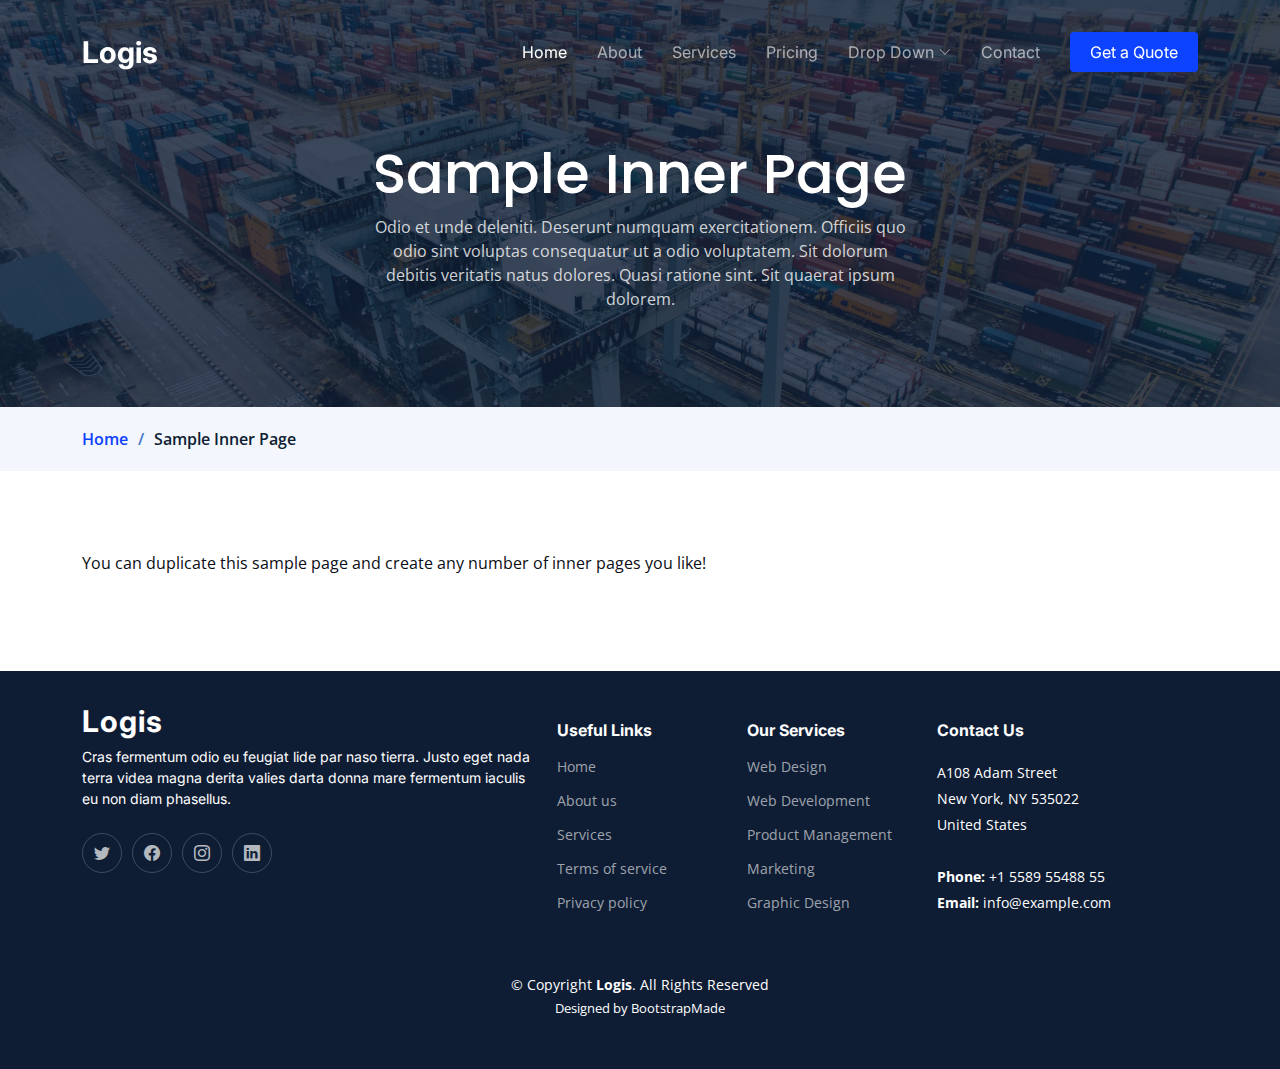
<file: sample-inner-page.html>
<!DOCTYPE html>
<html lang="en">

<head>
  <meta charset="utf-8">
  <meta content="width=device-width, initial-scale=1.0" name="viewport">

  <title>[Template] Sample Inner Page</title>
  <meta content="" name="description">
  <meta content="" name="keywords">

  <!-- Favicons -->
  <link href="assets/img/favicon.png" rel="icon">
  <link href="assets/img/apple-touch-icon.png" rel="apple-touch-icon">

  <!-- Google Fonts -->
  <link rel="preconnect" href="https://fonts.googleapis.com">
  <link rel="preconnect" href="https://fonts.gstatic.com" crossorigin>
  <link href="https://fonts.googleapis.com/css2?family=Open+Sans:ital,wght@0,300;0,400;0,500;0,600;0,700;1,300;1,400;1,600;1,700&family=Poppins:ital,wght@0,300;0,400;0,500;0,600;0,700;1,300;1,400;1,500;1,600;1,700&family=Inter:ital,wght@0,300;0,400;0,500;0,600;0,700;1,300;1,400;1,500;1,600;1,700&display=swap" rel="stylesheet">

  <!-- Vendor CSS Files -->
  <link href="assets/vendor/bootstrap/css/bootstrap.min.css" rel="stylesheet">
  <link href="assets/vendor/bootstrap-icons/bootstrap-icons.css" rel="stylesheet">
  <link href="assets/vendor/fontawesome-free/css/all.min.css" rel="stylesheet">
  <link href="assets/vendor/glightbox/css/glightbox.min.css" rel="stylesheet">
  <link href="assets/vendor/swiper/swiper-bundle.min.css" rel="stylesheet">
  <link href="assets/vendor/aos/aos.css" rel="stylesheet">

  <!-- Template Main CSS File -->
  <link href="assets/css/main.css" rel="stylesheet">

  <!-- =======================================================
  * Template Name: Logis
  * Updated: May 30 2023 with Bootstrap v5.3.0
  * Template URL: https://bootstrapmade.com/SpamX-bootstrap-SpamXtics-website-template/
  * Author: BootstrapMade.com
  * License: https://bootstrapmade.com/license/
  ======================================================== -->
</head>

<body>

  <!-- ======= Header ======= -->
  <header id="header" class="header d-flex align-items-center fixed-top">
    <div class="container-fluid container-xl d-flex align-items-center justify-content-between">

      <a href="index.html" class="logo d-flex align-items-center">
        <!-- Uncomment the line below if you also wish to use an image logo -->
        <!-- <img src="assets/img/logo.png" alt=""> -->
        <h1>Logis</h1>
      </a>

      <i class="mobile-nav-toggle mobile-nav-show bi bi-list"></i>
      <i class="mobile-nav-toggle mobile-nav-hide d-none bi bi-x"></i>
      <nav id="navbar" class="navbar">
        <ul>
          <li><a href="index.html" class="active">Home</a></li>
          <li><a href="about.html">About</a></li>
          <li><a href="services.html">Services</a></li>
          <li><a href="pricing.html">Pricing</a></li>
          <li class="dropdown"><a href="#"><span>Drop Down</span> <i class="bi bi-chevron-down dropdown-indicator"></i></a>
            <ul>
              <li><a href="#">Drop Down 1</a></li>
              <li class="dropdown"><a href="#"><span>Deep Drop Down</span> <i class="bi bi-chevron-down dropdown-indicator"></i></a>
                <ul>
                  <li><a href="#">Deep Drop Down 1</a></li>
                  <li><a href="#">Deep Drop Down 2</a></li>
                  <li><a href="#">Deep Drop Down 3</a></li>
                  <li><a href="#">Deep Drop Down 4</a></li>
                  <li><a href="#">Deep Drop Down 5</a></li>
                </ul>
              </li>
              <li><a href="#">Drop Down 2</a></li>
              <li><a href="#">Drop Down 3</a></li>
              <li><a href="#">Drop Down 4</a></li>
            </ul>
          </li>
          <li><a href="contact.html">Contact</a></li>
          <li><a class="get-a-quote" href="get-a-quote.html">Get a Quote</a></li>
        </ul>
      </nav><!-- .navbar -->

    </div>
  </header><!-- End Header -->
  <!-- End Header -->

  <main id="main">

    <!-- ======= Breadcrumbs ======= -->
    <div class="breadcrumbs">
      <div class="page-header d-flex align-items-center" style="background-image: url('assets/img/page-header.jpg');">
        <div class="container position-relative">
          <div class="row d-flex justify-content-center">
            <div class="col-lg-6 text-center">
              <h2>Sample Inner Page</h2>
              <p>Odio et unde deleniti. Deserunt numquam exercitationem. Officiis quo odio sint voluptas consequatur ut a odio voluptatem. Sit dolorum debitis veritatis natus dolores. Quasi ratione sint. Sit quaerat ipsum dolorem.</p>
            </div>
          </div>
        </div>
      </div>
      <nav>
        <div class="container">
          <ol>
            <li><a href="index.html">Home</a></li>
            <li>Sample Inner Page</li>
          </ol>
        </div>
      </nav>
    </div><!-- End Breadcrumbs -->

    <section class="sample-page">
      <div class="container" data-aos="fade-up">
        <p>
          You can duplicate this sample page and create any number of inner pages you like!
        </p>
      </div>
    </section>

  </main><!-- End #main -->

  <!-- ======= Footer ======= -->
  <footer id="footer" class="footer">

    <div class="container">
      <div class="row gy-4">
        <div class="col-lg-5 col-md-12 footer-info">
          <a href="index.html" class="logo d-flex align-items-center">
            <span>Logis</span>
          </a>
          <p>Cras fermentum odio eu feugiat lide par naso tierra. Justo eget nada terra videa magna derita valies darta donna mare fermentum iaculis eu non diam phasellus.</p>
          <div class="social-links d-flex mt-4">
            <a href="#" class="twitter"><i class="bi bi-twitter"></i></a>
            <a href="#" class="facebook"><i class="bi bi-facebook"></i></a>
            <a href="#" class="instagram"><i class="bi bi-instagram"></i></a>
            <a href="#" class="linkedin"><i class="bi bi-linkedin"></i></a>
          </div>
        </div>

        <div class="col-lg-2 col-6 footer-links">
          <h4>Useful Links</h4>
          <ul>
            <li><a href="#">Home</a></li>
            <li><a href="#">About us</a></li>
            <li><a href="#">Services</a></li>
            <li><a href="#">Terms of service</a></li>
            <li><a href="#">Privacy policy</a></li>
          </ul>
        </div>

        <div class="col-lg-2 col-6 footer-links">
          <h4>Our Services</h4>
          <ul>
            <li><a href="#">Web Design</a></li>
            <li><a href="#">Web Development</a></li>
            <li><a href="#">Product Management</a></li>
            <li><a href="#">Marketing</a></li>
            <li><a href="#">Graphic Design</a></li>
          </ul>
        </div>

        <div class="col-lg-3 col-md-12 footer-contact text-center text-md-start">
          <h4>Contact Us</h4>
          <p>
            A108 Adam Street <br>
            New York, NY 535022<br>
            United States <br><br>
            <strong>Phone:</strong> +1 5589 55488 55<br>
            <strong>Email:</strong> info@example.com<br>
          </p>

        </div>

      </div>
    </div>

    <div class="container mt-4">
      <div class="copyright">
        &copy; Copyright <strong><span>Logis</span></strong>. All Rights Reserved
      </div>
      <div class="credits">
        <!-- All the links in the footer should remain intact. -->
        <!-- You can delete the links only if you purchased the pro version. -->
        <!-- Licensing information: https://bootstrapmade.com/license/ -->
        <!-- Purchase the pro version with working PHP/AJAX contact form: https://bootstrapmade.com/SpamX-bootstrap-SpamXtics-website-template/ -->
        Designed by <a href="https://bootstrapmade.com/">BootstrapMade</a>
      </div>
    </div>

  </footer><!-- End Footer -->
  <!-- End Footer -->

  <a href="#" class="scroll-top d-flex align-items-center justify-content-center"><i class="bi bi-arrow-up-short"></i></a>

  <div id="preloader"></div>

  <!-- Vendor JS Files -->
  <script src="assets/vendor/bootstrap/js/bootstrap.bundle.min.js"></script>
  <script src="assets/vendor/purecounter/purecounter_vanilla.js"></script>
  <script src="assets/vendor/glightbox/js/glightbox.min.js"></script>
  <script src="assets/vendor/swiper/swiper-bundle.min.js"></script>
  <script src="assets/vendor/aos/aos.js"></script>
  <script src="assets/vendor/php-email-form/validate.js"></script>

  <!-- Template Main JS File -->
  <script src="assets/js/main.js"></script>

</body>

</html>
</file>
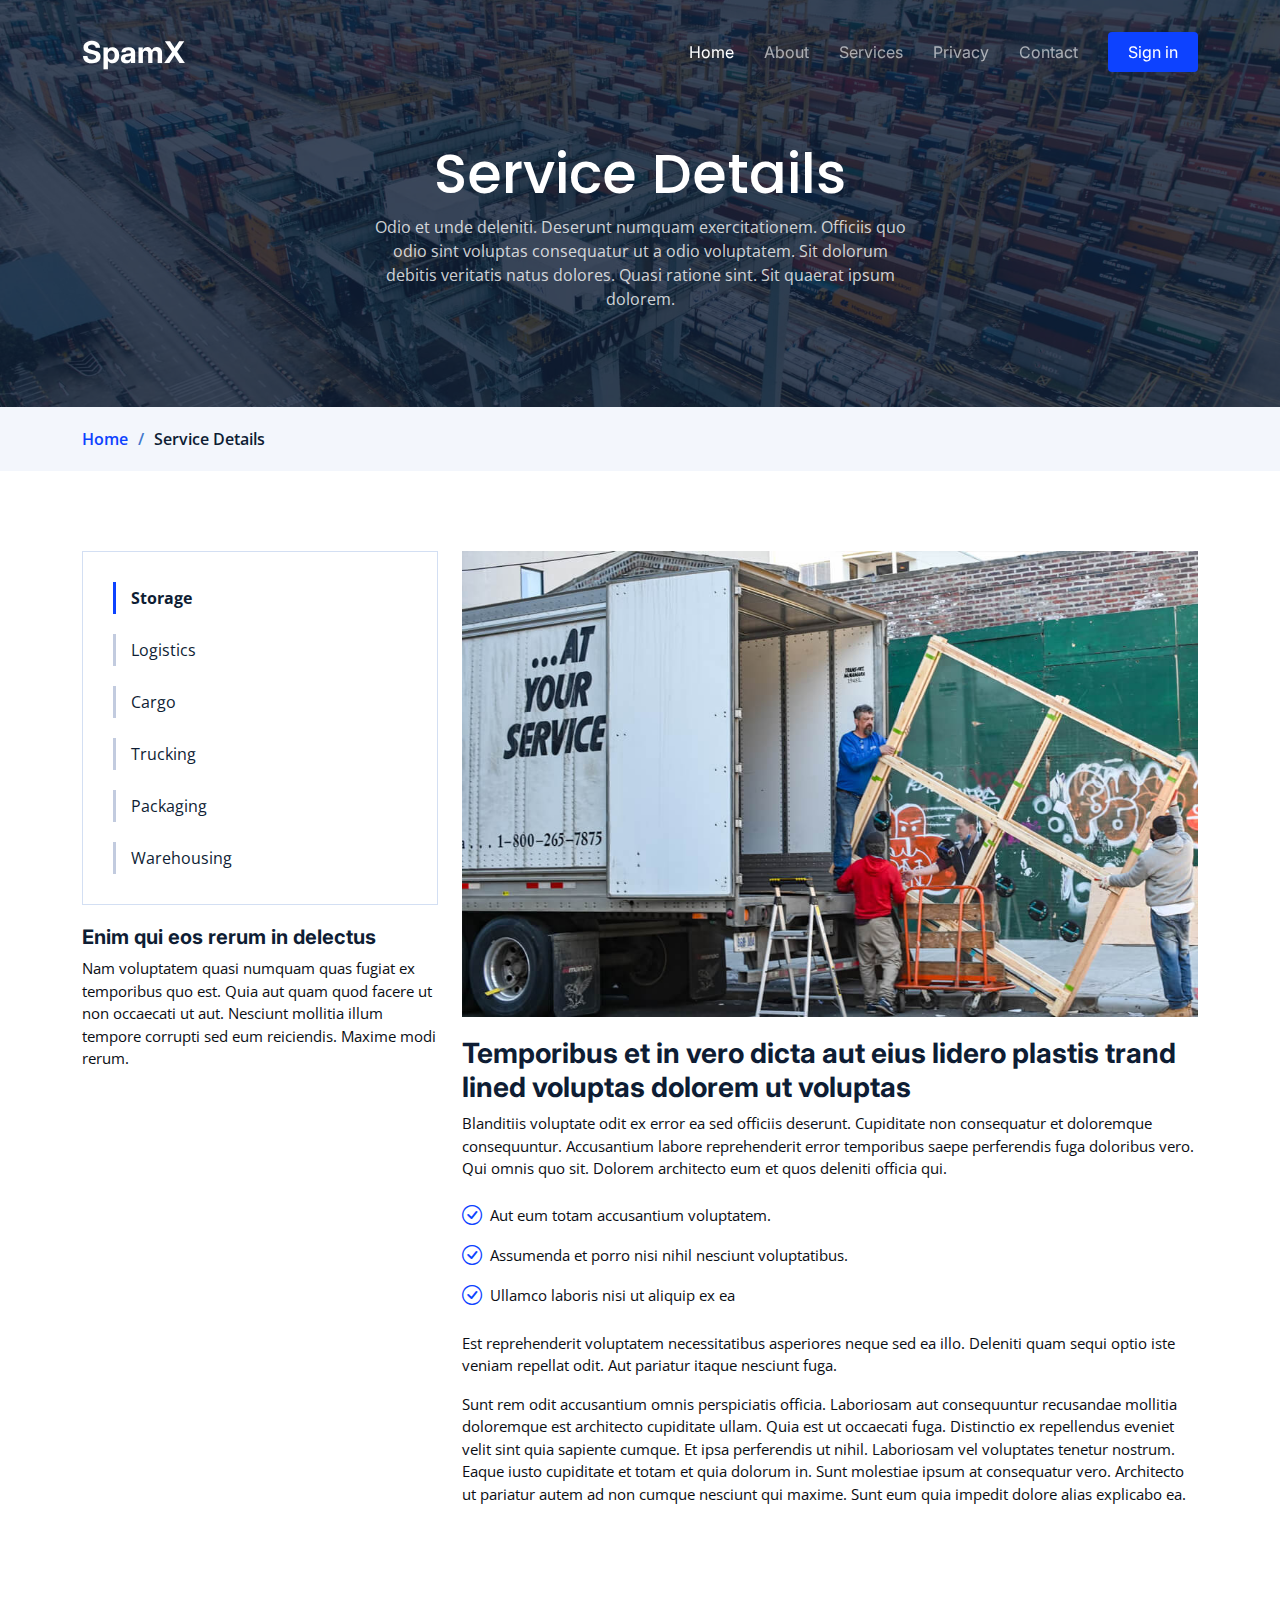
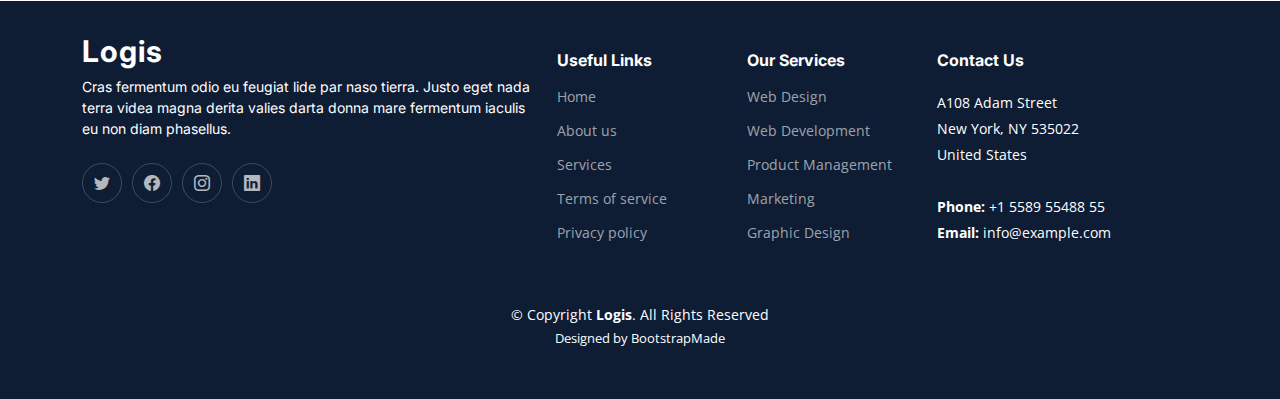
<file: service-details.html>
<!DOCTYPE html>
<html lang="en">

<head>
  <meta charset="utf-8">
  <meta content="width=device-width, initial-scale=1.0" name="viewport">

  <title>Logis Bootstrap Template - Services</title>
  <meta content="" name="description">
  <meta content="" name="keywords">

  <!-- Favicons -->
  <link href="assets/img/favicon.png" rel="icon">
  <link href="assets/img/apple-touch-icon.png" rel="apple-touch-icon">

  <!-- Google Fonts -->
  <link rel="preconnect" href="https://fonts.googleapis.com">
  <link rel="preconnect" href="https://fonts.gstatic.com" crossorigin>
  <link href="https://fonts.googleapis.com/css2?family=Open+Sans:ital,wght@0,300;0,400;0,500;0,600;0,700;1,300;1,400;1,600;1,700&family=Poppins:ital,wght@0,300;0,400;0,500;0,600;0,700;1,300;1,400;1,500;1,600;1,700&family=Inter:ital,wght@0,300;0,400;0,500;0,600;0,700;1,300;1,400;1,500;1,600;1,700&display=swap" rel="stylesheet">

  <!-- Vendor CSS Files -->
  <link href="assets/vendor/bootstrap/css/bootstrap.min.css" rel="stylesheet">
  <link href="assets/vendor/bootstrap-icons/bootstrap-icons.css" rel="stylesheet">
  <link href="assets/vendor/fontawesome-free/css/all.min.css" rel="stylesheet">
  <link href="assets/vendor/glightbox/css/glightbox.min.css" rel="stylesheet">
  <link href="assets/vendor/swiper/swiper-bundle.min.css" rel="stylesheet">
  <link href="assets/vendor/aos/aos.css" rel="stylesheet">

  <!-- Template Main CSS File -->
  <link href="assets/css/main.css" rel="stylesheet">

  <!-- =======================================================
  * Template Name: Logis
  * Updated: May 30 2023 with Bootstrap v5.3.0
  * Template URL: https://bootstrapmade.com/SpamX-bootstrap-SpamXtics-website-template/
  * Author: BootstrapMade.com
  * License: https://bootstrapmade.com/license/
  ======================================================== -->
</head>

<body>
<!-- ======= Header ======= -->
<header id="header" class="header d-flex align-items-center fixed-top">
    <div class="container-fluid container-xl d-flex align-items-center justify-content-between">

      <a href="index.html" class="logo d-flex align-items-center">
        <!-- Uncomment the line below if you also wish to use an image logo -->
        <!-- <img src="assets/img/logo.png" alt=""> -->
        <h1>SpamX</h1>
      </a>

      <i class="mobile-nav-toggle mobile-nav-show bi bi-list"></i>
      <i class="mobile-nav-toggle mobile-nav-hide d-none bi bi-x"></i>
      <nav id="navbar" class="navbar">
        <ul>
          <li><a href="index.html" class="active">Home</a></li>
          <li><a href="about.html">About</a></li>
          <li><a href="services.html">Services</a></li>
          <li><a href="pricing.html">Privacy</a></li>
          <li><a href="contact.html">Contact</a></li>
          <li><a class="get-a-quote" href="get-a-quote.html">Sign in</a></li> <!--Here Sign in is actually get a quote-->
        </ul>
      </nav><!-- .navbar -->

    </div>
  </header><!-- End Header -->
  <!-- End Header -->

  <main id="main">

    <!-- ======= Breadcrumbs ======= -->
    <div class="breadcrumbs">
      <div class="page-header d-flex align-items-center" style="background-image: url('assets/img/page-header.jpg');">
        <div class="container position-relative">
          <div class="row d-flex justify-content-center">
            <div class="col-lg-6 text-center">
              <h2>Service Details</h2>
              <p>Odio et unde deleniti. Deserunt numquam exercitationem. Officiis quo odio sint voluptas consequatur ut a odio voluptatem. Sit dolorum debitis veritatis natus dolores. Quasi ratione sint. Sit quaerat ipsum dolorem.</p>
            </div>
          </div>
        </div>
      </div>
      <nav>
        <div class="container">
          <ol>
            <li><a href="index.html">Home</a></li>
            <li>Service Details</li>
          </ol>
        </div>
      </nav>
    </div><!-- End Breadcrumbs -->

    <!-- ======= Service Details Section ======= -->
    <section id="service-details" class="service-details">
      <div class="container" data-aos="fade-up">

        <div class="row gy-4">

          <div class="col-lg-4">
            <div class="services-list">
              <a href="#" class="active">Storage</a>
              <a href="#">Logistics</a>
              <a href="#">Cargo</a>
              <a href="#">Trucking</a>
              <a href="#">Packaging</a>
              <a href="#">Warehousing</a>
            </div>

            <h4>Enim qui eos rerum in delectus</h4>
            <p>Nam voluptatem quasi numquam quas fugiat ex temporibus quo est. Quia aut quam quod facere ut non occaecati ut aut. Nesciunt mollitia illum tempore corrupti sed eum reiciendis. Maxime modi rerum.</p>
          </div>

          <div class="col-lg-8">
            <img src="assets/img/service-details.jpg" alt="" class="img-fluid services-img">
            <h3>Temporibus et in vero dicta aut eius lidero plastis trand lined voluptas dolorem ut voluptas</h3>
            <p>
              Blanditiis voluptate odit ex error ea sed officiis deserunt. Cupiditate non consequatur et doloremque consequuntur. Accusantium labore reprehenderit error temporibus saepe perferendis fuga doloribus vero. Qui omnis quo sit. Dolorem architecto eum et quos deleniti officia qui.
            </p>
            <ul>
              <li><i class="bi bi-check-circle"></i> <span>Aut eum totam accusantium voluptatem.</span></li>
              <li><i class="bi bi-check-circle"></i> <span>Assumenda et porro nisi nihil nesciunt voluptatibus.</span></li>
              <li><i class="bi bi-check-circle"></i> <span>Ullamco laboris nisi ut aliquip ex ea</span></li>
            </ul>
            <p>
              Est reprehenderit voluptatem necessitatibus asperiores neque sed ea illo. Deleniti quam sequi optio iste veniam repellat odit. Aut pariatur itaque nesciunt fuga.
            </p>
            <p>
              Sunt rem odit accusantium omnis perspiciatis officia. Laboriosam aut consequuntur recusandae mollitia doloremque est architecto cupiditate ullam. Quia est ut occaecati fuga. Distinctio ex repellendus eveniet velit sint quia sapiente cumque. Et ipsa perferendis ut nihil. Laboriosam vel voluptates tenetur nostrum. Eaque iusto cupiditate et totam et quia dolorum in. Sunt molestiae ipsum at consequatur vero. Architecto ut pariatur autem ad non cumque nesciunt qui maxime. Sunt eum quia impedit dolore alias explicabo ea.
            </p>
          </div>

        </div>

      </div>
    </section><!-- End Service Details Section -->

  </main><!-- End #main -->

  <!-- ======= Footer ======= -->
  <footer id="footer" class="footer">

    <div class="container">
      <div class="row gy-4">
        <div class="col-lg-5 col-md-12 footer-info">
          <a href="index.html" class="logo d-flex align-items-center">
            <span>Logis</span>
          </a>
          <p>Cras fermentum odio eu feugiat lide par naso tierra. Justo eget nada terra videa magna derita valies darta donna mare fermentum iaculis eu non diam phasellus.</p>
          <div class="social-links d-flex mt-4">
            <a href="#" class="twitter"><i class="bi bi-twitter"></i></a>
            <a href="#" class="facebook"><i class="bi bi-facebook"></i></a>
            <a href="#" class="instagram"><i class="bi bi-instagram"></i></a>
            <a href="#" class="linkedin"><i class="bi bi-linkedin"></i></a>
          </div>
        </div>

        <div class="col-lg-2 col-6 footer-links">
          <h4>Useful Links</h4>
          <ul>
            <li><a href="#">Home</a></li>
            <li><a href="#">About us</a></li>
            <li><a href="#">Services</a></li>
            <li><a href="#">Terms of service</a></li>
            <li><a href="#">Privacy policy</a></li>
          </ul>
        </div>

        <div class="col-lg-2 col-6 footer-links">
          <h4>Our Services</h4>
          <ul>
            <li><a href="#">Web Design</a></li>
            <li><a href="#">Web Development</a></li>
            <li><a href="#">Product Management</a></li>
            <li><a href="#">Marketing</a></li>
            <li><a href="#">Graphic Design</a></li>
          </ul>
        </div>

        <div class="col-lg-3 col-md-12 footer-contact text-center text-md-start">
          <h4>Contact Us</h4>
          <p>
            A108 Adam Street <br>
            New York, NY 535022<br>
            United States <br><br>
            <strong>Phone:</strong> +1 5589 55488 55<br>
            <strong>Email:</strong> info@example.com<br>
          </p>

        </div>

      </div>
    </div>

    <div class="container mt-4">
      <div class="copyright">
        &copy; Copyright <strong><span>Logis</span></strong>. All Rights Reserved
      </div>
      <div class="credits">
        <!-- All the links in the footer should remain intact. -->
        <!-- You can delete the links only if you purchased the pro version. -->
        <!-- Licensing information: https://bootstrapmade.com/license/ -->
        <!-- Purchase the pro version with working PHP/AJAX contact form: https://bootstrapmade.com/SpamX-bootstrap-SpamXtics-website-template/ -->
        Designed by <a href="https://bootstrapmade.com/">BootstrapMade</a>
      </div>
    </div>

  </footer><!-- End Footer -->
  <!-- End Footer -->

  <a href="#" class="scroll-top d-flex align-items-center justify-content-center"><i class="bi bi-arrow-up-short"></i></a>

  <div id="preloader"></div>

  <!-- Vendor JS Files -->
  <script src="assets/vendor/bootstrap/js/bootstrap.bundle.min.js"></script>
  <script src="assets/vendor/purecounter/purecounter_vanilla.js"></script>
  <script src="assets/vendor/glightbox/js/glightbox.min.js"></script>
  <script src="assets/vendor/swiper/swiper-bundle.min.js"></script>
  <script src="assets/vendor/aos/aos.js"></script>
  <script src="assets/vendor/php-email-form/validate.js"></script>

  <!-- Template Main JS File -->
  <script src="assets/js/main.js"></script>

</body>

</html>
</file>
<file: assets/css/main.css>
/**
* Template Name: Logis
* Updated: May 30 2023 with Bootstrap v5.3.0
* Template URL: https://bootstrapmade.com/logis-bootstrap-logistics-website-template/
* Author: BootstrapMade.com
* License: https://bootstrapmade.com/license/
*/

/*--------------------------------------------------------------
# Set main reusable colors and fonts using CSS variables
# Learn more about CSS variables at https://developer.mozilla.org/en-US/docs/Web/CSS/Using_CSS_custom_properties
--------------------------------------------------------------*/
/* Fonts */
:root {
  --font-default: "Open Sans", system-ui, -apple-system, "Segoe UI", Roboto, "Helvetica Neue", Arial, "Noto Sans", "Liberation Sans", sans-serif, "Apple Color Emoji", "Segoe UI Emoji", "Segoe UI Symbol", "Noto Color Emoji";
  --font-primary: "Inter", sans-serif;
  --font-secondary: "Poppins", sans-serif;
}

/* Colors */
:root {
  --color-default: #0a0d13;
  --color-primary: #0d42ff;
  --color-secondary: #0e1d34;
}

/* Smooth scroll behavior */
:root {
  scroll-behavior: smooth;
}

/*--------------------------------------------------------------
# General
--------------------------------------------------------------*/
body {
  font-family: var(--font-default);
  color: var(--color-default);
}

a {
  color: var(--color-primary);
  text-decoration: none;
}

a:hover {
  color: #406aff;
  text-decoration: none;
}

h1,
h2,
h3,
h4,
h5,
h6 {
  font-family: var(--font-primary);
}

/*--------------------------------------------------------------
# Sections & Section Header
--------------------------------------------------------------*/
section {
  padding: 80px 0;
  overflow: hidden;
}

.section-header {
  text-align: center;
  padding: 30px 0;
  position: relative;
}

.section-header h2 {
  font-size: 32px;
  font-weight: 700;
  text-transform: uppercase;
  margin-bottom: 20px;
  padding-bottom: 0;
  color: #001973;
  position: relative;
  z-index: 2;
  margin-bottom: 20px;
  padding-bottom: 20px;
  position: relative;
}

.section-header h2:after {
  content: "";
  position: absolute;
  display: block;
  width: 50px;
  height: 3px;
  background: var(--color-primary);
  left: 0;
  right: 0;
  bottom: 0;
  margin: auto;
}

.section-header span {
  position: absolute;
  top: 46px;
  color: rgba(14, 29, 52, 0.06);
  left: 0;
  right: 0;
  z-index: 1;
  font-weight: 700;
  font-size: 56px;
  text-transform: uppercase;
  line-height: 0;
}

.section-header p {
  margin-bottom: 0;
  position: relative;
  z-index: 2;
}

@media (max-width: 640px) {
  .section-header h2 {
    font-size: 28px;
    margin-bottom: 15px;
  }

  .section-header span {
    font-size: 38px;
  }
}

/*--------------------------------------------------------------
# Breadcrumbs
--------------------------------------------------------------*/
.breadcrumbs .page-header {
  padding: 140px 0 80px 0;
  position: relative;
  background-size: cover;
  background-position: center;
  background-repeat: no-repeat;
}

.breadcrumbs .page-header:before {
  content: "";
  background-color: rgba(14, 29, 52, 0.8);
  position: absolute;
  inset: 0;
}

.breadcrumbs .page-header h2 {
  font-size: 56px;
  font-weight: 500;
  color: #fff;
  font-family: var(--font-secondary);
}

.breadcrumbs .page-header p {
  color: rgba(255, 255, 255, 0.8);
}

.breadcrumbs nav {
  background-color: #f3f6fc;
  padding: 20px 0;
}

.breadcrumbs nav ol {
  display: flex;
  flex-wrap: wrap;
  list-style: none;
  margin: 0;
  padding: 0;
  font-size: 16px;
  font-weight: 600;
  color: var(--color-secondary);
}

.breadcrumbs nav ol a {
  color: var(--color-primary);
  transition: 0.3s;
}

.breadcrumbs nav ol a:hover {
  text-decoration: underline;
}

.breadcrumbs nav ol li+li {
  padding-left: 10px;
}

.breadcrumbs nav ol li+li::before {
  display: inline-block;
  padding-right: 10px;
  color: #4278cc;
  content: "/";
}

/*--------------------------------------------------------------
# Scroll top button
--------------------------------------------------------------*/
.scroll-top {
  position: fixed;
  visibility: hidden;
  opacity: 0;
  right: 15px;
  bottom: 15px;
  z-index: 99999;
  background: var(--color-primary);
  width: 40px;
  height: 40px;
  border-radius: 4px;
  transition: all 0.4s;
}

.scroll-top i {
  font-size: 24px;
  color: #fff;
  line-height: 0;
}

.scroll-top:hover {
  background: rgba(13, 66, 255, 0.8);
  color: #fff;
}

.scroll-top.active {
  visibility: visible;
  opacity: 1;
}

/*--------------------------------------------------------------
# Preloader
--------------------------------------------------------------*/
#preloader {
  position: fixed;
  inset: 0;
  z-index: 9999;
  overflow: hidden;
  background: #fff;
  transition: all 0.6s ease-out;
  width: 100%;
  height: 100vh;
}

#preloader:before,
#preloader:after {
  content: "";
  position: absolute;
  border: 4px solid var(--color-primary);
  border-radius: 50%;
  animation: animate-preloader 2s cubic-bezier(0, 0.2, 0.8, 1) infinite;
}

#preloader:after {
  animation-delay: -0.5s;
}

@keyframes animate-preloader {
  0% {
    width: 10px;
    height: 10px;
    top: calc(50% - 5px);
    left: calc(50% - 5px);
    opacity: 1;
  }

  100% {
    width: 72px;
    height: 72px;
    top: calc(50% - 36px);
    left: calc(50% - 36px);
    opacity: 0;
  }
}

/*--------------------------------------------------------------
# Disable aos animation delay on mobile devices
--------------------------------------------------------------*/
@media screen and (max-width: 768px) {
  [data-aos-delay] {
    transition-delay: 0 !important;
  }
}

/*--------------------------------------------------------------
# Header
--------------------------------------------------------------*/
.header {
  transition: all 0.5s;
  z-index: 997;
  padding: 30px 0;
}

.header.sticked {
  background: rgba(14, 29, 52, 0.9);
  padding: 15px 0;
  box-shadow: 0px 2px 20px rgba(14, 29, 52, 0.1);
}

.header .logo img {
  max-height: 40px;
  margin-right: 6px;
}

.header .logo h1 {
  font-size: 30px;
  margin: 0;
  font-weight: 700;
  color: #fff;
  font-family: var(--font-primary);
}

/*--------------------------------------------------------------
# Desktop Navigation
--------------------------------------------------------------*/
@media (min-width: 1280px) {
  .navbar {
    padding: 0;
  }

  .navbar ul {
    margin: 0;
    padding: 0;
    display: flex;
    list-style: none;
    align-items: center;
  }

  .navbar li {
    position: relative;
  }

  .navbar a,
  .navbar a:focus {
    display: flex;
    align-items: center;
    justify-content: space-between;
    padding: 10px 0 10px 30px;
    font-family: var(--font-primary);
    font-size: 16px;
    font-weight: 400;
    color: rgba(255, 255, 255, 0.6);
    white-space: nowrap;
    transition: 0.3s;
  }

  .navbar a i,
  .navbar a:focus i {
    font-size: 12px;
    line-height: 0;
    margin-left: 5px;
  }

  .navbar a:hover,
  .navbar .active,
  .navbar .active:focus,
  .navbar li:hover>a {
    color: #fff;
  }

  .navbar .get-a-quote,
  .navbar .get-a-quote:focus {
    background: var(--color-primary);
    padding: 8px 20px;
    margin-left: 30px;
    border-radius: 4px;
    color: #fff;
  }

  .navbar .get-a-quote:hover,
  .navbar .get-a-quote:focus:hover {
    color: #fff;
    background: #2756ff;
  }

  .navbar .dropdown ul {
    display: block;
    position: absolute;
    left: 14px;
    top: calc(100% + 30px);
    margin: 0;
    padding: 10px 0;
    z-index: 99;
    opacity: 0;
    visibility: hidden;
    background: #fff;
    box-shadow: 0px 0px 30px rgba(127, 137, 161, 0.25);
    transition: 0.3s;
    border-radius: 4px;
  }

  .navbar .dropdown ul li {
    min-width: 200px;
  }

  .navbar .dropdown ul a {
    padding: 10px 20px;
    font-size: 15px;
    text-transform: none;
    font-weight: 400;
    color: var(--color-secondary);
  }

  .navbar .dropdown ul a i {
    font-size: 12px;
  }

  .navbar .dropdown ul a:hover,
  .navbar .dropdown ul .active:hover,
  .navbar .dropdown ul li:hover>a {
    color: var(--color-primary);
  }

  .navbar .dropdown:hover>ul {
    opacity: 1;
    top: 100%;
    visibility: visible;
  }

  .navbar .dropdown .dropdown ul {
    top: 0;
    left: calc(100% - 30px);
    visibility: hidden;
  }

  .navbar .dropdown .dropdown:hover>ul {
    opacity: 1;
    top: 0;
    left: 100%;
    visibility: visible;
  }
}

@media (min-width: 1280px) and (max-width: 1366px) {
  .navbar .dropdown .dropdown ul {
    left: -90%;
  }

  .navbar .dropdown .dropdown:hover>ul {
    left: -100%;
  }
}

@media (min-width: 1280px) {

  .mobile-nav-show,
  .mobile-nav-hide {
    display: none;
  }
}

/*--------------------------------------------------------------
# Mobile Navigation
--------------------------------------------------------------*/
@media (max-width: 1279px) {
  .navbar {
    position: fixed;
    top: 0;
    right: -100%;
    width: 100%;
    max-width: 400px;
    bottom: 0;
    transition: 0.3s;
    z-index: 9997;
  }

  .navbar ul {
    position: absolute;
    inset: 0;
    padding: 50px 0 10px 0;
    margin: 0;
    background: rgba(14, 29, 52, 0.9);
    overflow-y: auto;
    transition: 0.3s;
    z-index: 9998;
  }

  .navbar a,
  .navbar a:focus {
    display: flex;
    align-items: center;
    justify-content: space-between;
    padding: 12px 20px;
    font-family: var(--font-primary);
    font-size: 16px;
    font-weight: 500;
    color: rgba(255, 255, 255, 0.7);
    white-space: nowrap;
    transition: 0.3s;
  }

  .navbar a i,
  .navbar a:focus i {
    font-size: 12px;
    line-height: 0;
    margin-left: 5px;
  }

  .navbar a:hover,
  .navbar .active,
  .navbar .active:focus,
  .navbar li:hover>a {
    color: #fff;
  }

  .navbar .get-a-quote,
  .navbar .get-a-quote:focus {
    background: var(--color-primary);
    padding: 8px 20px;
    border-radius: 4px;
    margin: 15px;
    color: #fff;
  }

  .navbar .get-a-quote:hover,
  .navbar .get-a-quote:focus:hover {
    color: #fff;
    background: rgba(13, 66, 255, 0.8);
  }

  .navbar .dropdown ul,
  .navbar .dropdown .dropdown ul {
    position: static;
    display: none;
    padding: 10px 0;
    margin: 10px 20px;
    transition: all 0.5s ease-in-out;
    border: 1px solid #19335c;
  }

  .navbar .dropdown>.dropdown-active,
  .navbar .dropdown .dropdown>.dropdown-active {
    display: block;
  }

  .mobile-nav-show {
    color: #fff;
    font-size: 28px;
    cursor: pointer;
    line-height: 0;
    transition: 0.5s;
    z-index: 9999;
    margin-right: 10px;
  }

  .mobile-nav-hide {
    color: #fff;
    font-size: 32px;
    cursor: pointer;
    line-height: 0;
    transition: 0.5s;
    position: fixed;
    right: 20px;
    top: 20px;
    z-index: 9999;
  }

  .mobile-nav-active {
    overflow: hidden;
  }

  .mobile-nav-active .navbar {
    right: 0;
  }

  .mobile-nav-active .navbar:before {
    content: "";
    position: fixed;
    inset: 0;
    background: rgba(14, 29, 52, 0.8);
    z-index: 9996;
  }
}

/*--------------------------------------------------------------
# Featured Services Section
--------------------------------------------------------------*/
.featured-services .service-item {
  position: relative;
  height: 100%;
  margin-bottom: 20px;
}

.featured-services .service-item .icon {
  margin-right: 20px;
}

.featured-services .service-item .icon i {
  color: #001f8d;
  font-size: 48px;
  transition: 0.3s;
}

.featured-services .service-item:hover .icon {
  background: #fff;
}

.featured-services .service-item:hover .icon i {
  color: var(--color-primary);
}

.featured-services .service-item .title {
  font-weight: 700;
  margin-bottom: 10px;
  font-size: 20px;
  color: var(--color-secondary);
  transition: 0.3s;
}

.featured-services .service-item .description {
  font-size: 15px;
  color: #132848;
  margin-bottom: 10px;
}

.featured-services .service-item .readmore {
  display: flex;
  align-items: center;
  color: var(--color-secondary);
  transition: 0.3s;
  font-weight: 700;
  font-size: 14px;
}

.featured-services .service-item .readmore i {
  margin-left: 8px;
}

.featured-services .service-item:hover .title,
.featured-services .service-item:hover .readmore,
.featured-services .service-item:hover .icon i {
  color: var(--color-primary);
}

/*--------------------------------------------------------------
# About Us Section
--------------------------------------------------------------*/
.about .content h3 {
  font-weight: 700;
  font-size: 32px;
  font-family: var(--font-secondary);
  color: #001f8d;
}

.about .content ul {
  list-style: none;
  padding: 0;
}

.about .content ul li {
  display: flex;
  align-items: flex-start;
  margin-top: 40px;
}

.about .content ul i {
  flex-shrink: 0;
  font-size: 48px;
  color: var(--color-primary);
  margin-right: 20px;
  line-height: 0;
}

.about .content ul h5 {
  font-size: 18px;
  font-weight: 700;
  color: #19335c;
}

.about .content ul p {
  font-size: 15px;
}

.about .content p:last-child {
  margin-bottom: 0;
}

.about .play-btn {
  width: 94px;
  height: 94px;
  background: radial-gradient(var(--color-primary) 50%, rgba(13, 66, 255, 0.4) 52%);
  border-radius: 50%;
  display: block;
  position: absolute;
  left: calc(50% - 47px);
  top: calc(50% - 47px);
  overflow: hidden;
}

.about .play-btn:before {
  content: "";
  position: absolute;
  width: 120px;
  height: 120px;
  animation-delay: 0s;
  animation: pulsate-btn 2s;
  animation-direction: forwards;
  animation-iteration-count: infinite;
  animation-timing-function: steps;
  opacity: 1;
  border-radius: 50%;
  border: 5px solid rgba(13, 66, 255, 0.7);
  top: -15%;
  left: -15%;
  background: rgba(198, 16, 0, 0);
}

.about .play-btn:after {
  content: "";
  position: absolute;
  left: 50%;
  top: 50%;
  transform: translateX(-40%) translateY(-50%);
  width: 0;
  height: 0;
  border-top: 10px solid transparent;
  border-bottom: 10px solid transparent;
  border-left: 15px solid #fff;
  z-index: 100;
  transition: all 400ms cubic-bezier(0.55, 0.055, 0.675, 0.19);
}

.about .play-btn:hover:before {
  content: "";
  position: absolute;
  left: 50%;
  top: 50%;
  transform: translateX(-40%) translateY(-50%);
  width: 0;
  height: 0;
  border: none;
  border-top: 10px solid transparent;
  border-bottom: 10px solid transparent;
  border-left: 15px solid #fff;
  z-index: 200;
  animation: none;
  border-radius: 0;
}

.about .play-btn:hover:after {
  border-left: 15px solid var(--color-primary);
  transform: scale(20);
}

@keyframes pulsate-btn {
  0% {
    transform: scale(0.6, 0.6);
    opacity: 1;
  }

  100% {
    transform: scale(1, 1);
    opacity: 0;
  }
}

/*--------------------------------------------------------------
# Services Section
--------------------------------------------------------------*/
.services .card {
  border: 1px solid rgba(14, 29, 52, 0.15);
  background: #fff;
  position: relative;
  border-radius: 0;
  height: 100%;
}

.services .card .card-img {
  overflow: hidden;
  margin-bottom: 15px;
  border-radius: 0;
}

.services .card .card-img img {
  transition: 0.3s ease-in-out;
}

.services .card h3 {
  font-weight: 700;
  font-size: 18px;
  margin-bottom: 5px;
  padding: 10px 30px;
  text-transform: uppercase;
}

.services .card a {
  color: #001973;
  transition: 0.3;
}

.services .card a:hover {
  color: var(--color-primary);
}

.services .card p {
  padding: 0 30px;
  margin-bottom: 30px;
  color: var(--color-secondary);
  font-size: 15px;
}

.services .card:hover .card-img img {
  transform: scale(1.1);
}

/*--------------------------------------------------------------
# Call To Action Section
--------------------------------------------------------------*/
.call-to-action {
  background: linear-gradient(rgba(14, 29, 52, 0.6), rgba(14, 29, 52, 0.8)), url("../img/cta-bg.jpg") center center;
  background-size: cover;
  padding: 100px 0;
}

@media (min-width: 1365px) {
  .call-to-action {
    background-attachment: fixed;
  }
}

.call-to-action h3 {
  color: #fff;
  font-size: 28px;
  font-weight: 700;
}

.call-to-action p {
  color: #fff;
}

.call-to-action .cta-btn {
  font-family: var(--font-primary);
  font-weight: 500;
  font-size: 16px;
  letter-spacing: 1px;
  display: inline-block;
  padding: 12px 40px;
  border-radius: 5px;
  transition: 0.5s;
  margin: 10px;
  border: 2px solid #fff;
  color: #fff;
}

.call-to-action .cta-btn:hover {
  background: var(--color-primary);
  border: 2px solid var(--color-primary);
}

/*--------------------------------------------------------------
# Features Section
--------------------------------------------------------------*/
.features {
  padding-top: 80px;
}

.features .features-item+.features-item {
  margin-top: 100px;
}

@media (max-width: 640px) {
  .features .features-item+.features-item {
    margin-top: 40px;
  }
}

.features .features-item h3 {
  font-weight: 600;
  font-size: 26px;
  color: #001973;
}

.features .features-item ul {
  list-style: none;
  padding: 0;
}

.features .features-item ul li {
  padding-bottom: 10px;
}

.features .features-item ul li:last-child {
  padding-bottom: 0;
}

.features .features-item ul i {
  font-size: 20px;
  padding-right: 4px;
  color: var(--color-primary);
}

.features .features-item p:last-child {
  margin-bottom: 0;
}

/*--------------------------------------------------------------
# Pricing Section
--------------------------------------------------------------*/
.pricing .pricing-item {
  padding: 60px 40px;
  box-shadow: 0 3px 20px -2px rgba(108, 117, 125, 0.15);
  background: #fff;
  height: 100%;
  border-top: 4px solid #fff;
  border-radius: 5px;
}

.pricing h3 {
  font-weight: 600;
  margin-bottom: 15px;
  font-size: 20px;
  color: var(--color-secondary);
}

.pricing h4 {
  font-size: 48px;
  color: var(--color-primary);
  font-weight: 400;
  font-family: var(--font-primary);
  margin-bottom: 25px;
}

.pricing h4 sup {
  font-size: 28px;
}

.pricing h4 span {
  color: rgba(108, 117, 125, 0.8);
  font-size: 18px;
}

.pricing ul {
  padding: 20px 0;
  list-style: none;
  color: #6c757d;
  text-align: left;
  line-height: 20px;
}

.pricing ul li {
  padding: 10px 0;
  display: flex;
  align-items: center;
}

.pricing ul i {
  color: #059652;
  font-size: 24px;
  padding-right: 3px;
}

.pricing ul .na {
  color: rgba(108, 117, 125, 0.5);
}

.pricing ul .na i {
  color: rgba(108, 117, 125, 0.5);
}

.pricing ul .na span {
  text-decoration: line-through;
}

.pricing .buy-btn {
  display: inline-block;
  padding: 12px 35px;
  border-radius: 4px;
  color: var(--color-primary);
  transition: none;
  font-size: 16px;
  font-weight: 500;
  font-family: var(--font-primary);
  transition: 0.3s;
  border: 1px solid var(--color-primary);
}

.pricing .buy-btn:hover {
  background: var(--color-primary);
  color: #fff;
}

.pricing .featured {
  border-top-color: var(--color-primary);
}

.pricing .featured .buy-btn {
  background: var(--color-primary);
  color: #fff;
}

@media (max-width: 992px) {
  .pricing .box {
    max-width: 60%;
    margin: 0 auto 30px auto;
  }
}

@media (max-width: 767px) {
  .pricing .box {
    max-width: 80%;
    margin: 0 auto 30px auto;
  }
}

@media (max-width: 420px) {
  .pricing .box {
    max-width: 100%;
    margin: 0 auto 30px auto;
  }
}

/*--------------------------------------------------------------
# Frequently Asked Questions Section
--------------------------------------------------------------*/
.faq {
  padding-top: 80px;
}

.faq .accordion-item {
  border: 0;
  margin-bottom: 10px;
}

.faq .accordion-collapse {
  border: 0;
}

.faq .accordion-button {
  padding: 15px 30px 20px 60px;
  font-weight: 600;
  border: 0;
  font-size: 18px;
  color: var(--color-default);
  text-align: left;
  background: rgba(14, 29, 52, 0.03);
  border-radius: 5px;
}

.faq .accordion-button:focus {
  box-shadow: none;
}

.faq .accordion-button:not(.collapsed) {
  color: var(--color-primary);
  border-bottom: 0;
  box-shadow: none;
}

.faq .question-icon {
  position: absolute;
  top: 14px;
  left: 25px;
  font-size: 20px;
  color: var(--color-primary);
}

.faq .accordion-button:after {
  position: absolute;
  right: 15px;
  top: 15px;
}

.faq .accordion-body {
  padding: 0 30px 25px 60px;
  border: 0;
  background: rgba(14, 29, 52, 0.03);
  border-radius: 5px;
}

/*--------------------------------------------------------------
# Testimonials Section
--------------------------------------------------------------*/
.testimonials {
  padding: 80px 0;
  background: url("assets\img\trucking-service.jpg") no-repeat;
  background-position: center center;
  background-size: cover;
  position: relative;
}

.testimonials::before {
  content: "";
  position: absolute;
  inset: 0;
  background: rgba(14, 29, 52, 0.7);
}

.testimonials .section-header {
  margin-bottom: 40px;
}

.testimonials .testimonials-carousel,
.testimonials .testimonials-slider {
  overflow: hidden;
}

.testimonials .testimonial-item {
  text-align: center;
  color: #fff;
}

.testimonials .testimonial-item .testimonial-img {
  width: 100px;
  border-radius: 50%;
  border: 6px solid rgba(255, 255, 255, 0.15);
  margin: 0 auto;
}

.testimonials .testimonial-item h3 {
  font-size: 20px;
  font-weight: bold;
  margin: 10px 0 5px 0;
  color: #fff;
}

.testimonials .testimonial-item h4 {
  font-size: 14px;
  color: rgba(255, 255, 255, 0.6);
  margin: 0 0 15px 0;
}

.testimonials .testimonial-item .stars {
  margin-bottom: 15px;
}

.testimonials .testimonial-item .stars i {
  color: #ffc107;
  margin: 0 1px;
}

.testimonials .testimonial-item .quote-icon-left,
.testimonials .testimonial-item .quote-icon-right {
  color: rgba(255, 255, 255, 0.6);
  font-size: 26px;
  line-height: 0;
}

.testimonials .testimonial-item .quote-icon-left {
  display: inline-block;
  left: -5px;
  position: relative;
}

.testimonials .testimonial-item .quote-icon-right {
  display: inline-block;
  right: -5px;
  position: relative;
  top: 10px;
  transform: scale(-1, -1);
}

.testimonials .testimonial-item p {
  font-style: italic;
  margin: 0 auto 15px auto;
}

.testimonials .swiper-pagination {
  margin-top: 20px;
  position: relative;
}

.testimonials .swiper-pagination .swiper-pagination-bullet {
  width: 12px;
  height: 12px;
  background-color: rgba(255, 255, 255, 0.4);
  opacity: 0.5;
}

.testimonials .swiper-pagination .swiper-pagination-bullet-active {
  background-color: #fff;
  opacity: 1;
}

@media (min-width: 992px) {
  .testimonials .testimonial-item p {
    width: 80%;
  }
}

/*--------------------------------------------------------------
# Stats Counter Section
--------------------------------------------------------------*/
.stats-counter .stats-item {
  padding: 30px;
  width: 100%;
}

.stats-counter .stats-item span {
  font-size: 48px;
  display: block;
  color: var(--color-secondary);
  font-weight: 700;
  margin-bottom: 20px;
  padding-bottom: 20px;
  position: relative;
}

.stats-counter .stats-item span:after {
  content: "";
  position: absolute;
  display: block;
  width: 25px;
  height: 3px;
  background: var(--color-primary);
  left: 0;
  right: 0;
  bottom: 0;
  margin: auto;
}

.stats-counter .stats-item p {
  padding: 0;
  margin: 0;
  font-family: var(--font-primary);
  font-size: 15px;
  font-weight: 500;
  color: var(--color-secondary);
}

/*--------------------------------------------------------------
# Our Team Section
--------------------------------------------------------------*/
.team .member {
  text-align: center;
  margin-bottom: 20px;
  background: #fff;
  border: 1px solid rgba(14, 29, 52, 0.15);
}

.team .member img {
  margin: -1px -1px 30px -1px;
}

.team .member .member-content {
  padding: 0 20px 30px 20px;
}

.team .member h4 {
  font-weight: 700;
  margin-bottom: 2px;
  font-size: 18px;
}

.team .member span {
  font-style: italic;
  display: block;
  font-size: 13px;
  color: #6c757d;
}

.team .member p {
  padding-top: 10px;
  font-size: 14px;
  font-style: italic;
  color: #6c757d;
}

.team .member .social {
  margin-top: 15px;
}

.team .member .social a {
  color: rgba(14, 29, 52, 0.5);
  transition: 0.3s;
}

.team .member .social a:hover {
  color: var(--color-primary);
}

.team .member .social i {
  font-size: 18px;
  margin: 0 2px;
}

/*--------------------------------------------------------------
# Horizontal Pricing Section
--------------------------------------------------------------*/
.horizontal-pricing .pricing-item {
  box-shadow: 0 3px 20px -2px rgba(108, 117, 125, 0.15);
  padding-bottom: 30px;
  background: #fff;
  height: 100%;
  position: relative;
}

.horizontal-pricing h3 {
  font-weight: 700;
  margin-bottom: 0;
  font-size: 24px;
  color: var(--color-secondary);
}

.horizontal-pricing h4 {
  font-size: 48px;
  color: var(--color-primary);
  font-weight: 400;
  font-family: var(--font-primary);
  margin-bottom: 25px;
  text-align: center;
}

.horizontal-pricing h4 sup {
  font-size: 28px;
}

.horizontal-pricing h4 span {
  color: rgba(108, 117, 125, 0.8);
  font-size: 18px;
}

.horizontal-pricing ul {
  padding: 20px 0;
  list-style: none;
  color: #6c757d;
  text-align: left;
  line-height: 20px;
}

.horizontal-pricing ul li {
  padding-top: 15px;
  display: flex;
  align-items: center;
}

.horizontal-pricing ul i {
  color: #059652;
  font-size: 24px;
  padding-right: 3px;
}

.horizontal-pricing ul .na {
  color: rgba(108, 117, 125, 0.5);
}

.horizontal-pricing ul .na i {
  color: rgba(108, 117, 125, 0.5);
}

.horizontal-pricing ul .na span {
  text-decoration: line-through;
}

.horizontal-pricing .buy-btn {
  display: inline-block;
  padding: 12px 40px;
  border-radius: 4px;
  color: #fff;
  background-color: var(--color-primary);
  border: 2px solid var(--color-primary);
  transition: none;
  font-size: 16px;
  font-weight: 500;
  transition: 0.3s;
  font-family: var(--font-primary);
}

.horizontal-pricing .buy-btn:hover {
  background: #406aff;
  border-color: #406aff;
}

.horizontal-pricing .featured {
  background: var(--color-primary);
}

.horizontal-pricing .featured h3,
.horizontal-pricing .featured h4,
.horizontal-pricing .featured h4 span,
.horizontal-pricing .featured ul,
.horizontal-pricing .featured ul .na,
.horizontal-pricing .featured ul i,
.horizontal-pricing .featured ul .na i {
  color: #fff;
}

.horizontal-pricing .featured .buy-btn {
  background: var(--color-primary);
  color: #fff;
  border-color: #fff;
}

.horizontal-pricing .featured .buy-btn:hover {
  background: #fff;
  color: var(--color-primary);
}

/*--------------------------------------------------------------
# Get a Quote Section
--------------------------------------------------------------*/
.get-a-quote .quote-bg {
  min-height: 500px;
  background-size: cover;
  background-position: center;
}

.get-a-quote .php-email-form {
  background: #f3f6fc;
  padding: 40px;
  height: 100%;
}

@media (max-width: 575px) {
  .get-a-quote .php-email-form {
    padding: 20px;
  }
}

.get-a-quote .php-email-form h3 {
  font-size: 14px;
  font-weight: 700;
  text-transform: uppercase;
  letter-spacing: 1px;
}

.get-a-quote .php-email-form h4 {
  font-size: 14px;
  font-weight: 700;
  text-transform: uppercase;
  letter-spacing: 1px;
  margin: 20px 0 0 0;
}

.get-a-quote .php-email-form p {
  font-size: 14px;
  margin-bottom: 20px;
}

.get-a-quote .php-email-form .error-message {
  display: none;
  color: #fff;
  background: #df1529;
  text-align: left;
  padding: 15px;
  margin-bottom: 24px;
  font-weight: 600;
}

.get-a-quote .php-email-form .sent-message {
  display: none;
  color: #fff;
  background: #059652;
  text-align: center;
  padding: 15px;
  margin-bottom: 24px;
  font-weight: 600;
}

.get-a-quote .php-email-form .loading {
  display: none;
  background: #fff;
  text-align: center;
  padding: 15px;
  margin-bottom: 24px;
}

.get-a-quote .php-email-form .loading:before {
  content: "";
  display: inline-block;
  border-radius: 50%;
  width: 24px;
  height: 24px;
  margin: 0 10px -6px 0;
  border: 3px solid #059652;
  border-top-color: #fff;
  animation: animate-loading 1s linear infinite;
}

.get-a-quote .php-email-form input,
.get-a-quote .php-email-form textarea {
  border-radius: 0;
  box-shadow: none;
  font-size: 14px;
  border-radius: 0;
}

.get-a-quote .php-email-form input:focus,
.get-a-quote .php-email-form textarea:focus {
  border-color: var(--color-primary);
}

.get-a-quote .php-email-form input {
  padding: 12px 15px;
}

.get-a-quote .php-email-form textarea {
  padding: 12px 15px;
}

.get-a-quote .php-email-form button[type=submit] {
  background: var(--color-primary);
  border: 0;
  padding: 10px 30px;
  color: #fff;
  transition: 0.4s;
  border-radius: 4px;
}

.get-a-quote .php-email-form button[type=submit]:hover {
  background: rgba(13, 66, 255, 0.8);
}

@keyframes animate-loading {
  0% {
    transform: rotate(0deg);
  }

  100% {
    transform: rotate(360deg);
  }
}

/*--------------------------------------------------------------
# Contact Section
--------------------------------------------------------------*/
.contact .info-item+.info-item {
  margin-top: 40px;
}

.contact .info-item i {
  font-size: 20px;
  background: var(--color-primary);
  color: #fff;
  width: 44px;
  height: 44px;
  display: flex;
  justify-content: center;
  align-items: center;
  border-radius: 4px;
  transition: all 0.3s ease-in-out;
  margin-right: 15px;
}

.contact .info-item h4 {
  padding: 0;
  font-size: 20px;
  font-weight: 600;
  margin-bottom: 5px;
  color: var(--color-secondary);
}

.contact .info-item p {
  padding: 0;
  margin-bottom: 0;
  font-size: 14px;
  color: rgba(14, 29, 52, 0.8);
}

.contact .php-email-form {
  width: 100%;
  background: #fff;
}

.contact .php-email-form .form-group {
  padding-bottom: 8px;
}

.contact .php-email-form .error-message {
  display: none;
  color: #fff;
  background: #df1529;
  text-align: left;
  padding: 15px;
  font-weight: 600;
}

.contact .php-email-form .error-message br+br {
  margin-top: 25px;
}

.contact .php-email-form .sent-message {
  display: none;
  color: #fff;
  background: #059652;
  text-align: center;
  padding: 15px;
  font-weight: 600;
}

.contact .php-email-form .loading {
  display: none;
  background: #fff;
  text-align: center;
  padding: 15px;
}

.contact .php-email-form .loading:before {
  content: "";
  display: inline-block;
  border-radius: 50%;
  width: 24px;
  height: 24px;
  margin: 0 10px -6px 0;
  border: 3px solid #059652;
  border-top-color: #fff;
  animation: animate-loading 1s linear infinite;
}

.contact .php-email-form input,
.contact .php-email-form textarea {
  border-radius: 4px;
  box-shadow: none;
  font-size: 14px;
}

.contact .php-email-form input {
  height: 44px;
}

.contact .php-email-form textarea {
  padding: 10px 12px;
}

.contact .php-email-form button[type=submit] {
  background: var(--color-primary);
  border: 0;
  padding: 10px 35px;
  color: #fff;
  transition: 0.4s;
  border-radius: 5px;
}

.contact .php-email-form button[type=submit]:hover {
  background: rgba(13, 66, 255, 0.8);
}

@keyframes animate-loading {
  0% {
    transform: rotate(0deg);
  }

  100% {
    transform: rotate(360deg);
  }
}

/*--------------------------------------------------------------
# Service Details Section
--------------------------------------------------------------*/
.service-details .services-list {
  padding: 10px 30px;
  border: 1px solid #d3dff3;
  margin-bottom: 20px;
}

.service-details .services-list a {
  display: block;
  line-height: 1;
  padding: 8px 0 8px 15px;
  border-left: 3px solid #c2cbdf;
  margin: 20px 0;
  color: var(--color-secondary);
  transition: 0.3s;
}

.service-details .services-list a.active {
  font-weight: 700;
  border-color: var(--color-primary);
}

.service-details .services-list a:hover {
  border-color: var(--color-primary);
}

.service-details .services-img {
  margin-bottom: 20px;
}

.service-details h3 {
  font-size: 28px;
  font-weight: 700;
  color: var(--color-secondary);
}

.service-details h4 {
  font-size: 20px;
  font-weight: 700;
  color: var(--color-secondary);
}

.service-details p {
  font-size: 15px;
}

.service-details ul {
  list-style: none;
  padding: 0;
  font-size: 15px;
}

.service-details ul li {
  padding: 5px 0;
  display: flex;
  align-items: center;
}

.service-details ul i {
  font-size: 20px;
  margin-right: 8px;
  color: var(--color-primary);
}

/*--------------------------------------------------------------
# Hero Section
--------------------------------------------------------------*/
.hero {
  width: 100%;
  min-height: 50vh;
  background-color: var(--color-secondary);
  background-image: url("../img/hero-bg.png");
  background-size: cover;
  background-position: center;
  position: relative;
  padding: 120px 0 60px 0;
  color: rgba(255, 255, 255, 0.8);
}

.hero h2 {
  margin-bottom: 20px;
  padding: 0;
  font-size: 48px;
  font-weight: 700;
  color: #fff;
}

@media (max-width: 575px) {
  .hero h2 {
    font-size: 30px;
  }
}

.hero p {
  font-size: 15px;
  font-weight: 400;
  margin-bottom: 40px;
}

.hero form {
  background: #fff;
  padding: 10px;
  border-radius: 10px;
}

.hero form .form-control {
  padding-top: 18px;
  padding-bottom: 18px;
  padding-left: 20px;
  padding-right: 20px;
  border: none;
  margin-right: 10px;
  border: none !important;
  background: none !important;
}

.hero form .form-control:hover,
.hero form .form-control:focus {
  outline: none;
  box-shadow: none;
}

.hero form .btn-primary {
  background-color: var(--color-primary);
  padding: 15px 30px;
}

.hero form .btn-primary:hover {
  background-color: #2756ff;
}

.hero .stats-item {
  padding: 30px;
  width: 100%;
}

.hero .stats-item span {
  font-size: 32px;
  display: block;
  font-weight: 700;
  margin-bottom: 15px;
  padding-bottom: 15px;
  position: relative;
}

.hero .stats-item span:after {
  content: "";
  position: absolute;
  display: block;
  width: 20px;
  height: 3px;
  background: var(--color-primary);
  left: 0;
  right: 0;
  bottom: 0;
  margin: auto;
}

.hero .stats-item p {
  padding: 0;
  margin: 0;
  font-family: var(--font-primary);
  font-size: 15px;
  font-weight: 600;
}

/*--------------------------------------------------------------
# Footer
--------------------------------------------------------------*/
.footer {
  font-size: 14px;
  background-color: var(--color-secondary);
  padding: 50px 0;
  color: white;
}

.footer .footer-info .logo {
  line-height: 0;
  margin-bottom: 25px;
}

.footer .footer-info .logo img {
  max-height: 40px;
  margin-right: 6px;
}

.footer .footer-info .logo span {
  font-size: 30px;
  font-weight: 700;
  letter-spacing: 1px;
  color: #fff;
  font-family: var(--font-primary);
}

.footer .footer-info p {
  font-size: 14px;
  font-family: var(--font-primary);
}

.footer .social-links a {
  display: flex;
  align-items: center;
  justify-content: center;
  width: 40px;
  height: 40px;
  border-radius: 50%;
  border: 1px solid rgba(255, 255, 255, 0.2);
  font-size: 16px;
  color: rgba(255, 255, 255, 0.7);
  margin-right: 10px;
  transition: 0.3s;
}

.footer .social-links a:hover {
  color: #fff;
  border-color: #fff;
}

.footer h4 {
  font-size: 16px;
  font-weight: bold;
  position: relative;
  padding-bottom: 12px;
}

.footer .footer-links {
  margin-bottom: 30px;
}

.footer .footer-links ul {
  list-style: none;
  padding: 0;
  margin: 0;
}

.footer .footer-links ul i {
  padding-right: 2px;
  color: rgba(13, 66, 255, 0.8);
  font-size: 12px;
  line-height: 0;
}

.footer .footer-links ul li {
  padding: 10px 0;
  display: flex;
  align-items: center;
}

.footer .footer-links ul li:first-child {
  padding-top: 0;
}

.footer .footer-links ul a {
  color: rgba(255, 255, 255, 0.6);
  transition: 0.3s;
  display: inline-block;
  line-height: 1;
}

.footer .footer-links ul a:hover {
  color: #fff;
}

.footer .footer-contact p {
  line-height: 26px;
}

.footer .copyright {
  text-align: center;
}

.footer .credits {
  padding-top: 4px;
  text-align: center;
  font-size: 13px;
}

.footer .credits a {
  color: #fff;
}
</file>
